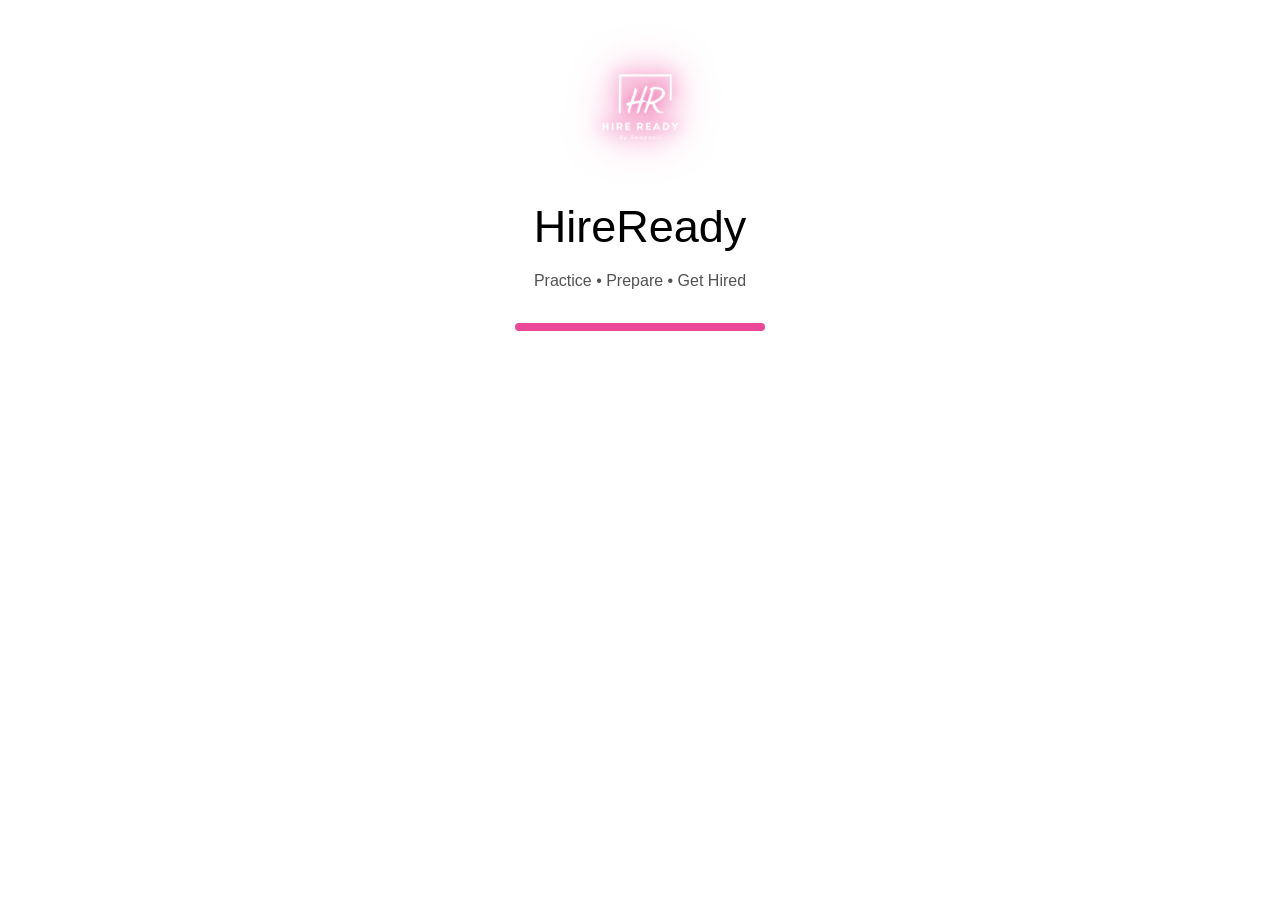
<file: index.html>
<!doctype html>
<html lang="en">
  <head>
    <meta charset="UTF-8" />
    <meta name="viewport" content="width=device-width, initial-scale=1.0" />
    <title>HireReady</title>

    <!-- Bootstrap -->
    <link
      href="https://cdn.jsdelivr.net/npm/bootstrap@5.3.7/dist/css/bootstrap.min.css"
      rel="stylesheet"
    />

    <!-- Bootstrap Icons -->
    <link
      rel="stylesheet"
      href="https://cdn.jsdelivr.net/npm/bootstrap-icons@1.13.1/font/bootstrap-icons.min.css"
    />

    <!-- CSS -->
    <link rel="stylesheet" href="CSS/style.css" />
  </head>

  <body>
    <div class="splash">
      <img src="ASSETS/logo.png" alt="HireReady Logo" />

      <h1>HireReady</h1>

      <p>Practice • Prepare • Get Hired</p>

      <div class="loader"></div>
    </div>

    <script src="JS/splash.js"></script>
    <script src="JS/theme.js"></script>
  </body>
</html>
</file>
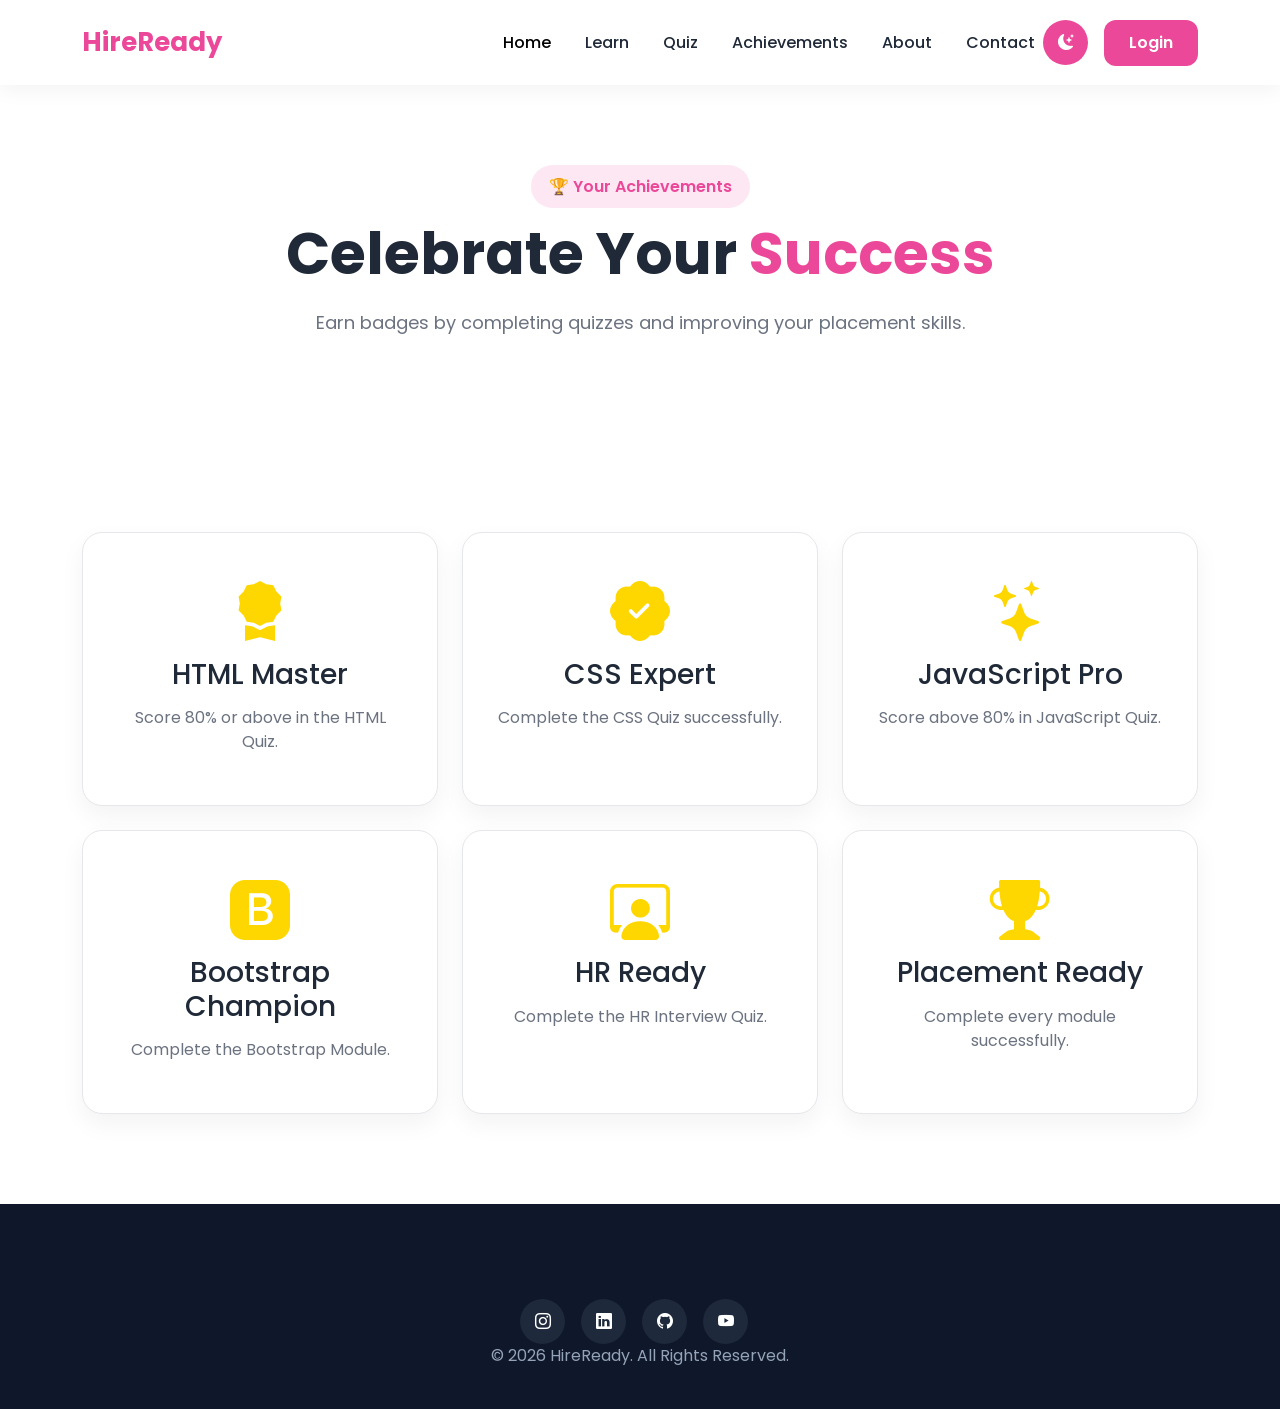
<file: HTML/achievement.html>
<!DOCTYPE html>
<html lang="en">

<head>

    <meta charset="UTF-8">

    <meta name="viewport" content="width=device-width, initial-scale=1.0">

    <title>HireReady | Achievements</title>

    <!-- Bootstrap CSS -->

    <link href="https://cdn.jsdelivr.net/npm/bootstrap@5.3.7/dist/css/bootstrap.min.css" rel="stylesheet">

    <!-- Bootstrap Icons -->

    <link rel="stylesheet" href="https://cdn.jsdelivr.net/npm/bootstrap-icons@1.13.1/font/bootstrap-icons.min.css">

    <!-- Google Font -->

    <link href="https://fonts.googleapis.com/css2?family=Poppins:wght@300;400;500;600;700&display=swap" rel="stylesheet">

    <!-- CSS -->

    <link rel="stylesheet" href="../CSS/style.css">

    <link rel="stylesheet" href="../CSS/achievement.css">

</head>

<body>

    <!-- Copy Navbar from Home -->

     <!-- =================== NAVBAR =================== -->


    <nav class="navbar navbar-expand-lg">
      <div class="container">
        <!-- Logo -->

        <a class="navbar-brand" href="home.html">

          <span>HireReady</span>
        </a>

        <!-- Mobile Toggle -->

        <button
          class="navbar-toggler"
          type="button"
          data-bs-toggle="collapse"
          data-bs-target="#navbarMenu"
        >
          <span class="navbar-toggler-icon"></span>
        </button>

        <!-- Menu -->

        <div class="collapse navbar-collapse" id="navbarMenu">
          <ul class="navbar-nav ms-auto align-items-lg-center">
            <li class="nav-item">
              <a class="nav-link active" href="home.html">Home</a>
            </li>

            <li class="nav-item">
              <a class="nav-link" href="learn.html">Learn</a>
            </li>

            <li class="nav-item">
              <a class="nav-link" href="quiz.html">Quiz</a>
            </li>

            <li class="nav-item">
              <a class="nav-link" href="achievement.html">Achievements</a>
            </li>

            <li class="nav-item">
              <a class="nav-link" href="about.html">About</a>
            </li>

            <li class="nav-item">
              <a class="nav-link" href="contact.html">Contact</a>
            </li>
          </ul>

          <!-- Theme Button -->

        <button class="btn btn-theme" id="themeBtn">
    <i class="bi bi-moon-stars-fill"></i>
</button>

          <!-- Login Button -->

          <a href="login.html" class="btn btn-main ms-lg-3"> Login </a>
        </div>
      </div>
    </nav>



    <!-- =================== ACHIEVEMENT HERO =================== -->

    <section class="achievement-hero">

    <div class="container text-center">

        <span class="hero-badge">

            🏆 Your Achievements

        </span>

        <h1>

            Celebrate Your <span>Success</span>

        </h1>

        <p>

            Earn badges by completing quizzes and improving your placement skills.

        </p>

    </div>

</section>



    <!-- =================== BADGES =================== -->

    <section class="badges">

    <div class="container">

        <div class="row g-4">

            <div class="col-lg-4 col-md-6">

                <div class="badge-card">

                    <i class="bi bi-award-fill"></i>

                    <h3>HTML Master</h3>

                    <p>Score 80% or above in the HTML Quiz.</p>

                </div>

            </div>

            <div class="col-lg-4 col-md-6">

                <div class="badge-card">

                    <i class="bi bi-patch-check-fill"></i>

                    <h3>CSS Expert</h3>

                    <p>Complete the CSS Quiz successfully.</p>

                </div>

            </div>

            <div class="col-lg-4 col-md-6">

                <div class="badge-card">

                    <i class="bi bi-stars"></i>

                    <h3>JavaScript Pro</h3>

                    <p>Score above 80% in JavaScript Quiz.</p>

                </div>

            </div>

            <div class="col-lg-4 col-md-6">

                <div class="badge-card">

                    <i class="bi bi-bootstrap-fill"></i>

                    <h3>Bootstrap Champion</h3>

                    <p>Complete the Bootstrap Module.</p>

                </div>

            </div>

            <div class="col-lg-4 col-md-6">

                <div class="badge-card">

                    <i class="bi bi-person-workspace"></i>

                    <h3>HR Ready</h3>

                    <p>Complete the HR Interview Quiz.</p>

                </div>

            </div>

            <div class="col-lg-4 col-md-6">

                <div class="badge-card">

                    <i class="bi bi-trophy-fill"></i>

                    <h3>Placement Ready</h3>

                    <p>Complete every module successfully.</p>

                </div>

            </div>

        </div>

    </div>

</section>



    <!-- Copy Footer from Home -->
 <!-- =================== FOOTER =================== -->


    <footer class="footer">

    <div class="container text-center">

        <div class="social-icons">

            <a href="#"><i class="bi bi-instagram"></i></a>

            <a href="#"><i class="bi bi-linkedin"></i></a>

            <a href="#"><i class="bi bi-github"></i></a>

            <a href="#"><i class="bi bi-youtube"></i></a>

        </div>

        <p class="copyright">

            © 2026 HireReady. All Rights Reserved.

        </p>

    </div>

</footer>

    <script src="https://cdn.jsdelivr.net/npm/bootstrap@5.3.7/dist/js/bootstrap.bundle.min.js"></script>

    <script src="../JS/achievement.js"></script>
    <script src="../JS/theme.js"></script>

</body>

</html>
</file>
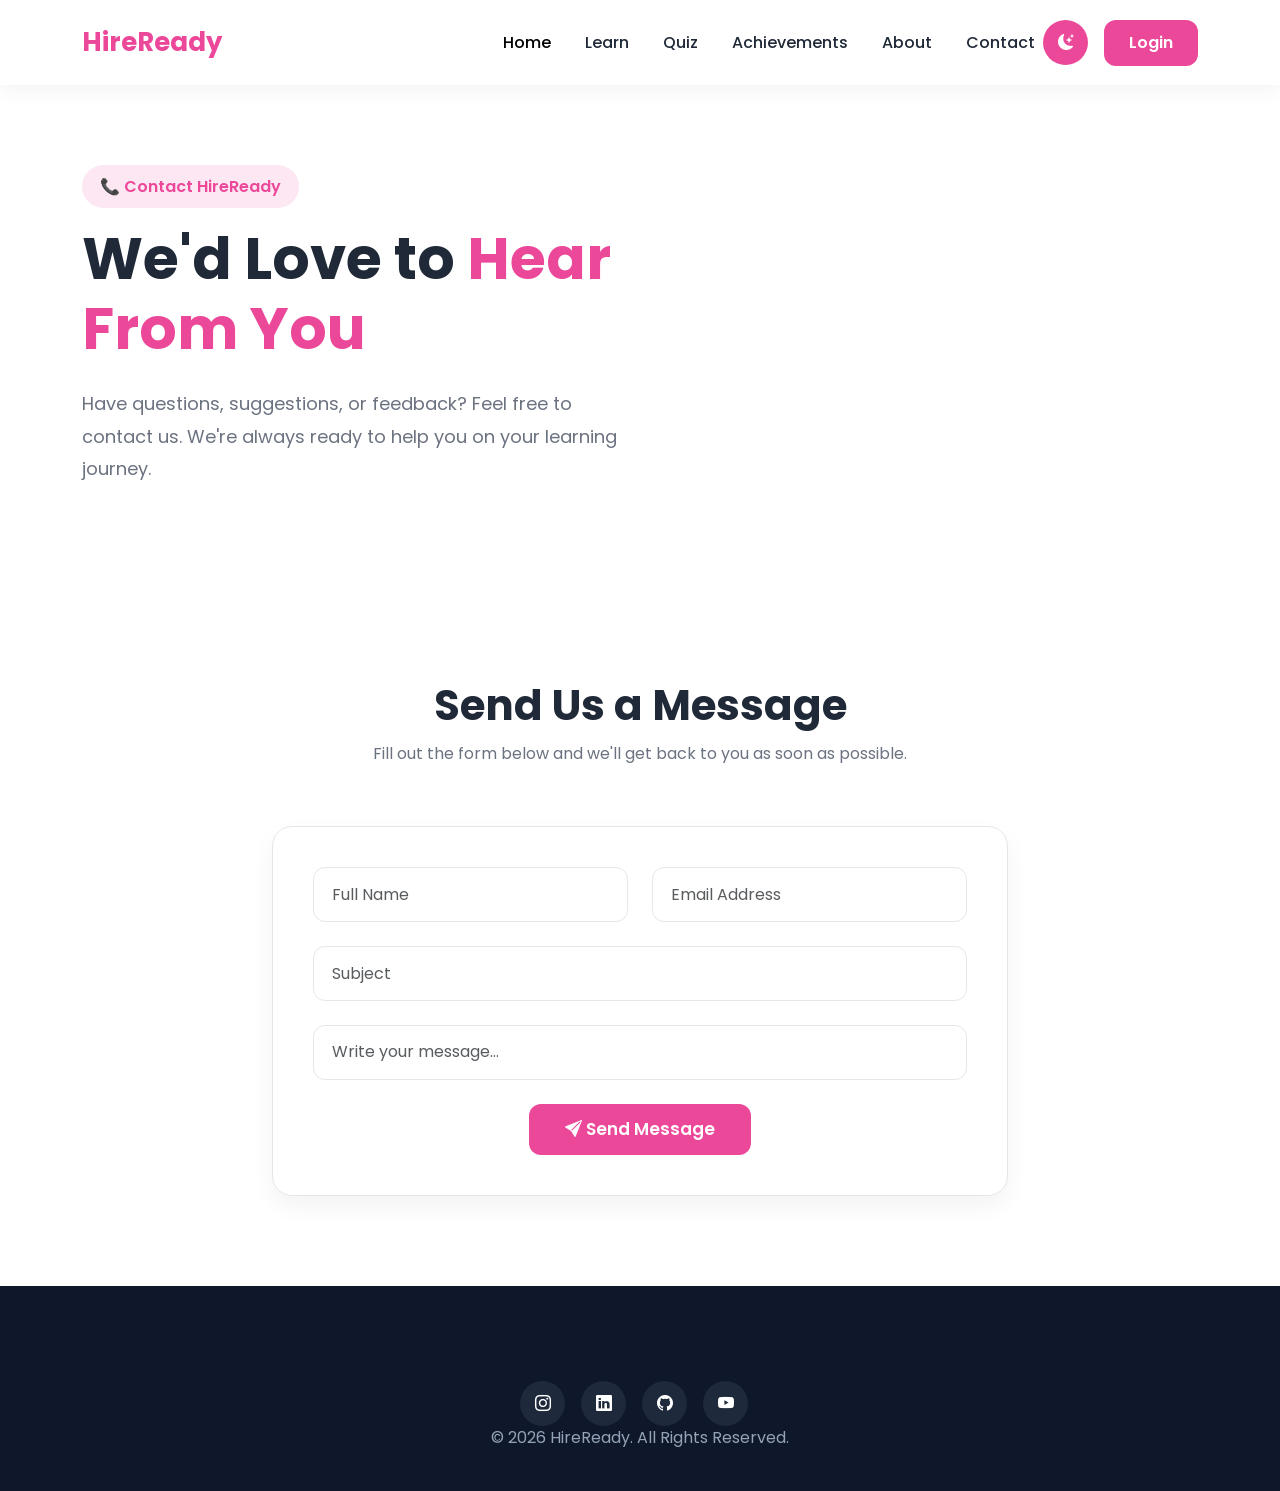
<file: HTML/contact.html>
<!doctype html>
<html lang="en">
  <head>
    <meta charset="UTF-8" />

    <meta name="viewport" content="width=device-width, initial-scale=1.0" />

    <title>HireReady | Contact</title>

    <!-- Bootstrap CSS -->

    <link
      href="https://cdn.jsdelivr.net/npm/bootstrap@5.3.7/dist/css/bootstrap.min.css"
      rel="stylesheet"
    />

    <!-- Bootstrap Icons -->

    <link
      rel="stylesheet"
      href="https://cdn.jsdelivr.net/npm/bootstrap-icons@1.13.1/font/bootstrap-icons.min.css"
    />

    <!-- Google Font -->

    <link
      href="https://fonts.googleapis.com/css2?family=Poppins:wght@300;400;500;600;700&display=swap"
      rel="stylesheet"
    />

    <!-- CSS -->

    <link rel="stylesheet" href="../CSS/style.css" />

    <link rel="stylesheet" href="../CSS/contact.css" />
  </head>

  <body>
    <!-- =================== NAVBAR =================== -->

    <!-- =================== NAVBAR =================== -->

    <nav class="navbar navbar-expand-lg">
      <div class="container">
        <!-- Logo -->

        <a class="navbar-brand" href="home.html">

          <span>HireReady</span>
        </a>

        <!-- Mobile Toggle -->

        <button
          class="navbar-toggler"
          type="button"
          data-bs-toggle="collapse"
          data-bs-target="#navbarMenu"
        >
          <span class="navbar-toggler-icon"></span>
        </button>

        <!-- Menu -->

        <div class="collapse navbar-collapse" id="navbarMenu">
          <ul class="navbar-nav ms-auto align-items-lg-center">
            <li class="nav-item">
              <a class="nav-link active" href="home.html">Home</a>
            </li>

            <li class="nav-item">
              <a class="nav-link" href="learn.html">Learn</a>
            </li>

            <li class="nav-item">
              <a class="nav-link" href="quiz.html">Quiz</a>
            </li>

            <li class="nav-item">
              <a class="nav-link" href="achievement.html">Achievements</a>
            </li>

            <li class="nav-item">
              <a class="nav-link" href="about.html">About</a>
            </li>

            <li class="nav-item">
              <a class="nav-link" href="contact.html">Contact</a>
            </li>
          </ul>

          <!-- Theme Button -->

          <button class="btn btn-theme" id="themeBtn">
            <i class="bi bi-moon-stars-fill"></i>
          </button>

          <!-- Login Button -->

          <a href="login.html" class="btn btn-main ms-lg-3"> Login </a>
        </div>
      </div>
    </nav>

    <!-- =================== CONTACT HERO =================== -->
    <!-- =================== CONTACT HERO =================== -->

    <section class="contact-hero">
      <div class="container">
        <div class="row align-items-center">
          <div class="col-lg-6">
            <span class="hero-badge"> 📞 Contact HireReady </span>

            <h1>We'd Love to <span>Hear From You</span></h1>

            <p>
              Have questions, suggestions, or feedback? Feel free to contact us.
              We're always ready to help you on your learning journey.
            </p>
          </div>

          <!-- <div class="col-lg-6 text-center">
            <img
              src="../ASSETS/contact.png"
              alt="Contact"
              class="img-fluid contact-image"
            />
          </div> -->
        </div>
      </div>
    </section>

    <!-- =================== CONTACT INFORMATION =================== -->



    <!-- =================== CONTACT INFO =================== -->

    <!-- =================== CONTACT FORM =================== -->

    <section class="contact-form-section">
      <div class="container">
        <div class="section-title text-center">
          <h2>Send Us a Message</h2>

          <p>
            Fill out the form below and we'll get back to you as soon as
            possible.
          </p>
        </div>

        <div class="row justify-content-center">
          <div class="col-lg-8">
            <form class="contact-form">
              <div class="row">
                <div class="col-md-6 mb-4">
                  <input
                    type="text"
                    id="name"
                    class="form-control"
                    placeholder="Full Name"
                    required
                  />
                </div>

                <div class="col-md-6 mb-4">
                  <input
                    type="email"
                    id="email"
                    class="form-control"
                    placeholder="Email Address"
                    required
                  />
                </div>
              </div>

              <div class="mb-4">
                <input
                  type="text"
                  id="subject"
                  class="form-control"
                  placeholder="Subject"
                  required
                />
              </div>

              <div class="mb-4">
                <textarea
                  class="form-control"
                  id="message"
                  rows="6"
                  placeholder="Write your message..."
                  required
                ></textarea>
              </div>

              <div class="text-center">
                <button type="submit" class="btn btn-main">
                  <i class="bi bi-send-fill"></i>

                  Send Message
                </button>
              </div>
            </form>
          </div>
        </div>
      </div>
    </section>

    <!-- =================== CONTACT FORM =================== -->
    <!-- =================== FAQ =================== -->


    <!-- =================== FOOTER =================== -->

<footer class="footer">

    <div class="container text-center">

        <div class="social-icons">

            <a href="#"><i class="bi bi-instagram"></i></a>

            <a href="#"><i class="bi bi-linkedin"></i></a>

            <a href="#"><i class="bi bi-github"></i></a>

            <a href="#"><i class="bi bi-youtube"></i></a>

        </div>

        <p class="copyright">

            © 2026 HireReady. All Rights Reserved.

        </p>

    </div>

</footer>

    <!-- Bootstrap JS -->

    <script src="https://cdn.jsdelivr.net/npm/bootstrap@5.3.7/dist/js/bootstrap.bundle.min.js"></script>

    <!-- JS -->

    <script src="../JS/contact.js"></script>
    <script src="../JS/theme.js"></script>
    <script src="../JS/contact.js"></script>
  </body>
</html>
</file>
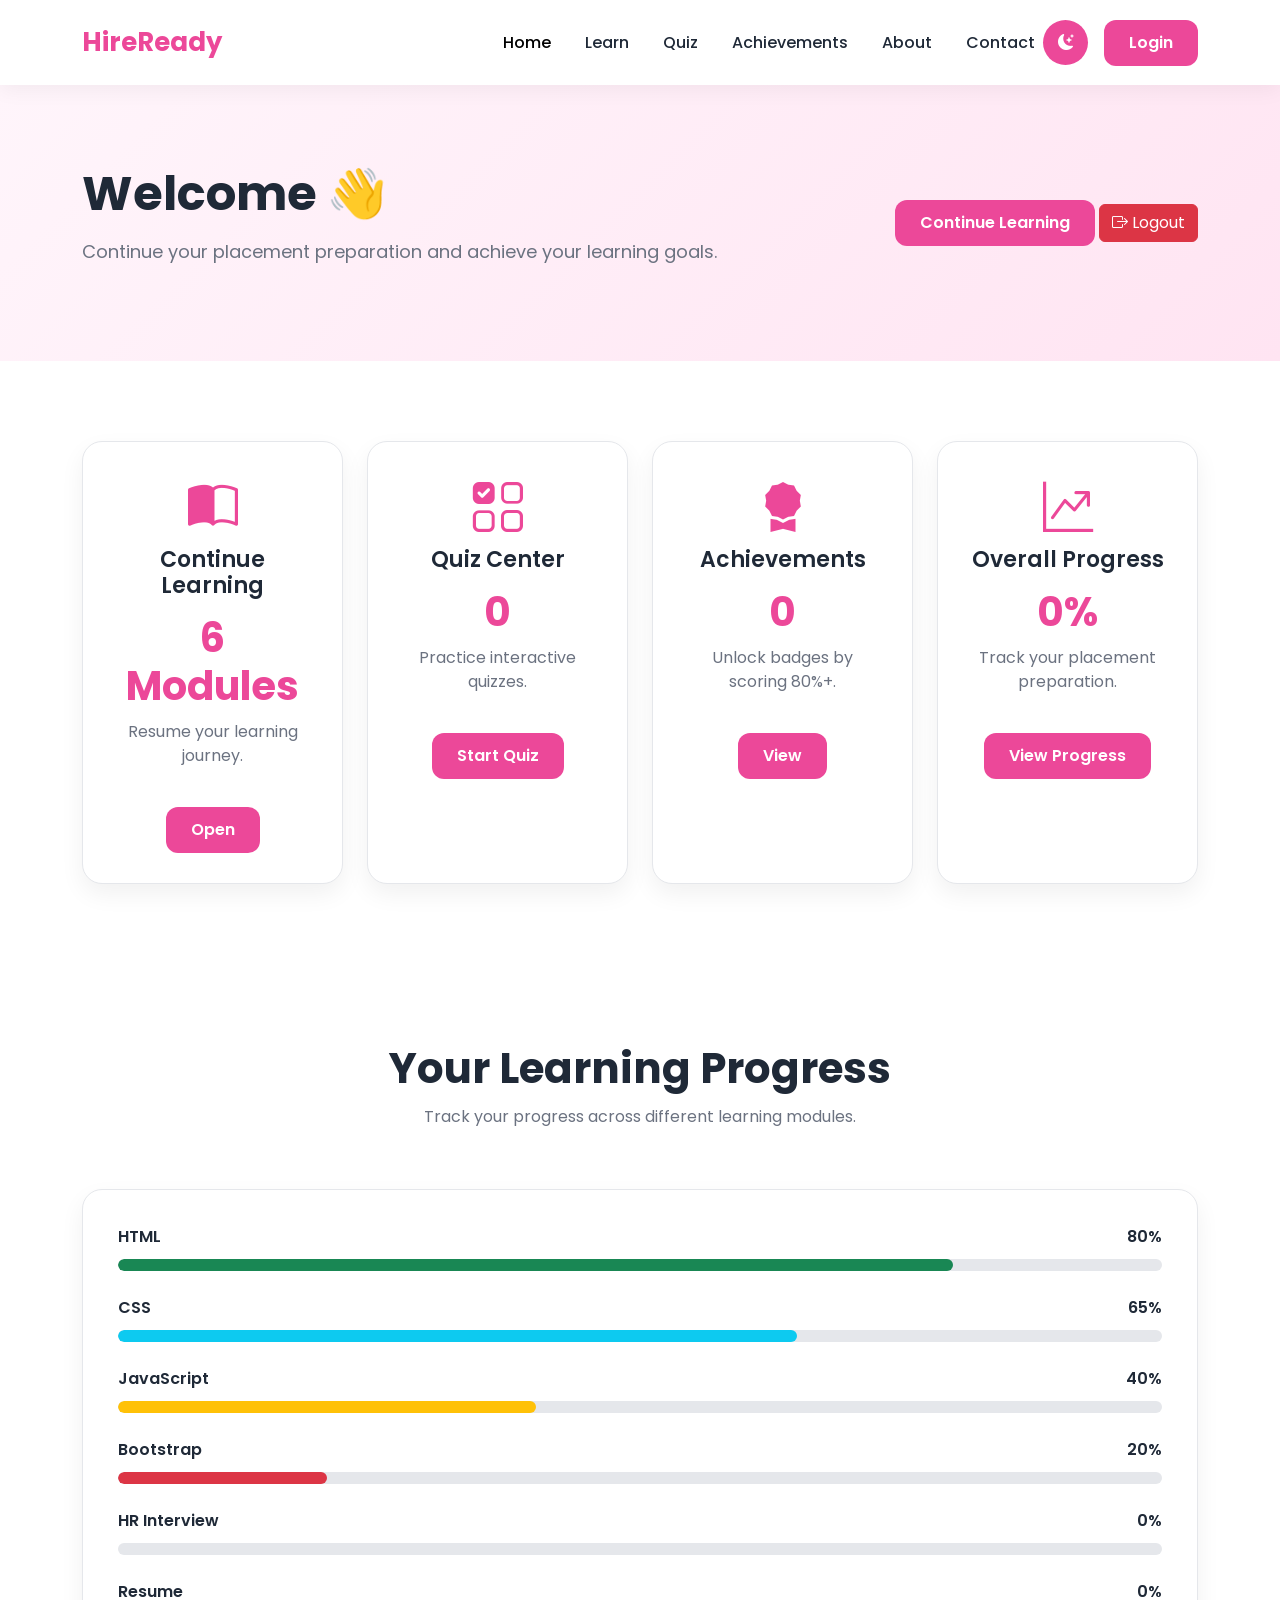
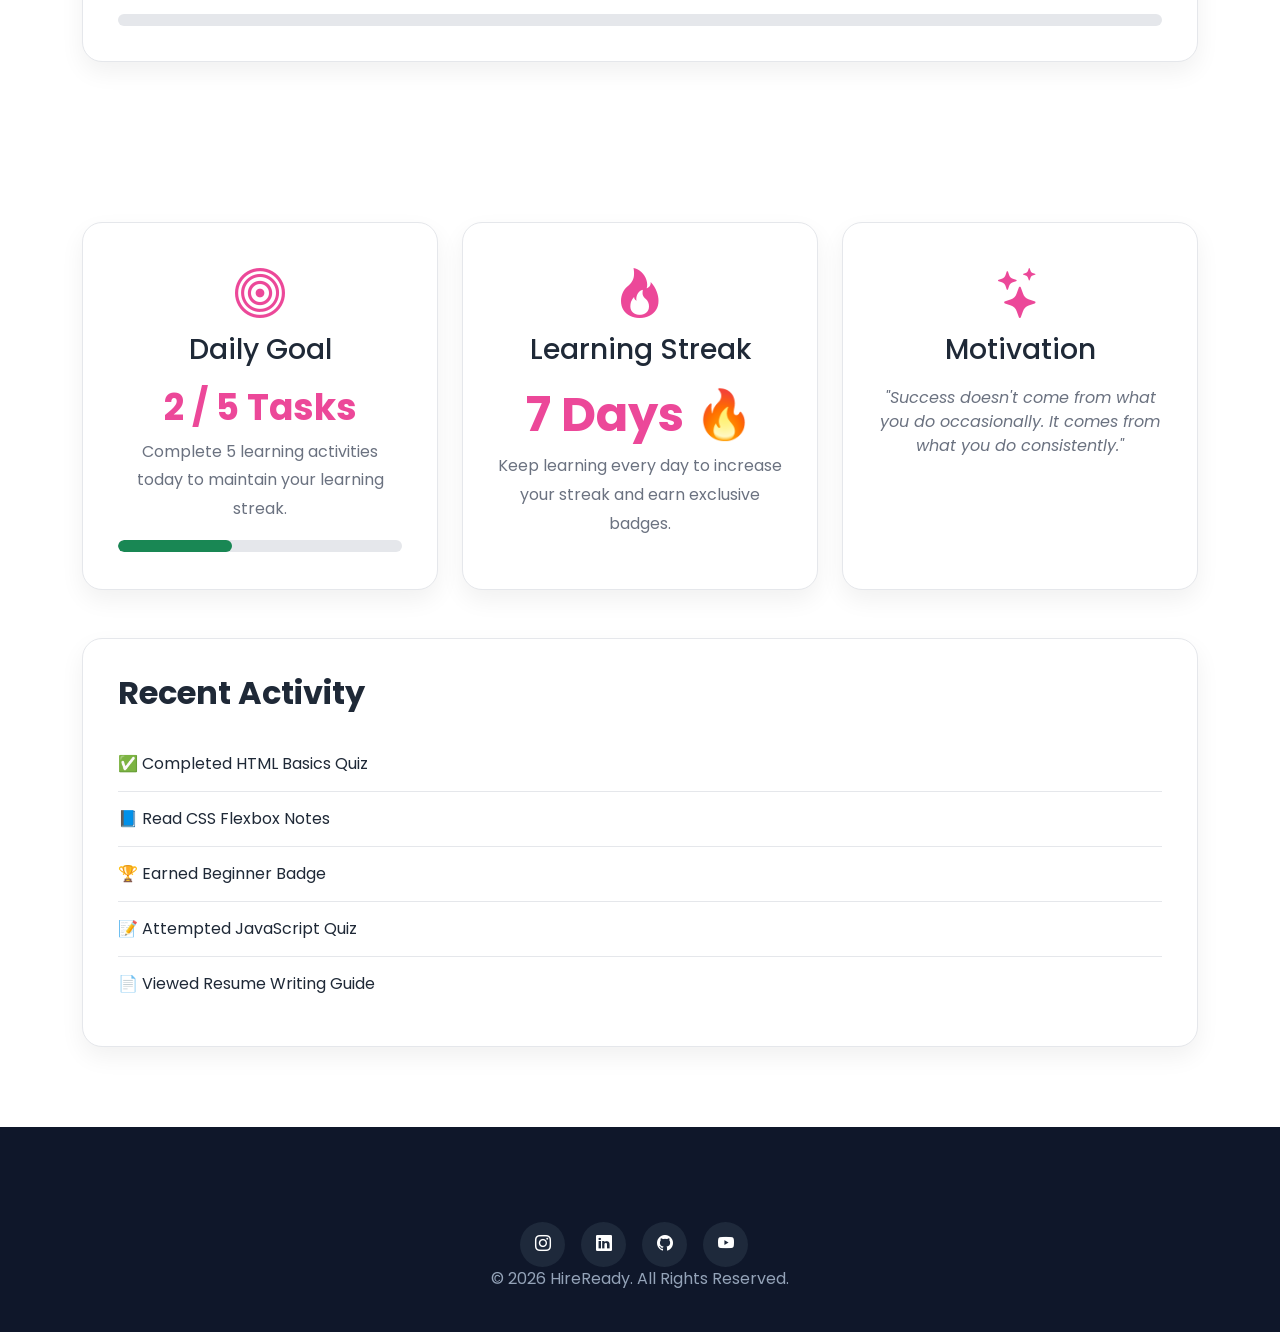
<file: HTML/dashboard.html>
<!DOCTYPE html>
<html lang="en">

<head>

<meta charset="UTF-8">

<meta name="viewport"
content="width=device-width, initial-scale=1.0">

<title>HireReady | Dashboard</title>

<!-- Bootstrap -->

<link href="https://cdn.jsdelivr.net/npm/bootstrap@5.3.7/dist/css/bootstrap.min.css"
rel="stylesheet">

<!-- Bootstrap Icons -->

<link rel="stylesheet"
href="https://cdn.jsdelivr.net/npm/bootstrap-icons@1.13.1/font/bootstrap-icons.min.css">

<!-- Google Font -->

<link href="https://fonts.googleapis.com/css2?family=Poppins:wght@300;400;500;600;700&display=swap"
rel="stylesheet">

<!-- Global CSS -->

<link rel="stylesheet"
href="../CSS/style.css">

<!-- Dashboard CSS -->

<link rel="stylesheet"
href="../CSS/dashboard.css">

</head>

<body>

<!-- Navbar -->

    <nav class="navbar navbar-expand-lg">
      <div class="container">
        <!-- Logo -->

        <a class="navbar-brand" href="home.html">

          <span>HireReady</span>
        </a>

        <!-- Mobile Toggle -->

        <button
          class="navbar-toggler"
          type="button"
          data-bs-toggle="collapse"
          data-bs-target="#navbarMenu"
        >
          <span class="navbar-toggler-icon"></span>
        </button>

        <!-- Menu -->

        <div class="collapse navbar-collapse" id="navbarMenu">
          <ul class="navbar-nav ms-auto align-items-lg-center">
            <li class="nav-item">
              <a class="nav-link active" href="home.html">Home</a>
            </li>

            <li class="nav-item">
              <a class="nav-link" href="learn.html">Learn</a>
            </li>

            <li class="nav-item">
              <a class="nav-link" href="quiz.html">Quiz</a>
            </li>

            <li class="nav-item">
              <a class="nav-link" href="achievement.html">Achievements</a>
            </li>

            <li class="nav-item">
              <a class="nav-link" href="about.html">About</a>
            </li>

            <li class="nav-item">
              <a class="nav-link" href="contact.html">Contact</a>
            </li>
          </ul>

          <!-- Theme Button -->

         <button class="btn btn-theme" id="themeBtn">
    <i class="bi bi-moon-stars-fill"></i>
</button>

          <!-- Login Button -->

          <a href="login.html" class="btn btn-main ms-lg-3"> Login </a>
          
        </div>
      </div>
    </nav>

<!-- Dashboard starts here -->
 <!-- =================== DASHBOARD HEADER =================== -->

<section class="dashboard-header">

    <div class="container">

        <div class="row align-items-center">

            <div class="col-lg-8">

                <h1 id="welcomeUser">

                    Welcome 👋

                </h1>

                <p>

                    Continue your placement preparation and achieve your learning goals.

                </p>

            </div>

            <div class="col-lg-4 text-lg-end">

                <a href="learn.html" class="btn btn-main">

                    Continue Learning

                </a>

                <a href="#" class="btn btn-danger" id="logoutBtn">
    <i class="bi bi-box-arrow-right"></i> Logout
</a>

            </div>

        </div>

    </div>

</section>

<!-- =================== DASHBOARD OVERVIEW =================== -->

<section class="dashboard-overview">

    <div class="container">

        <div class="row g-4">

            <!-- Continue Learning -->

            <div class="col-lg-3 col-md-6">

                <div class="dashboard-card">

                    <i class="bi bi-book-half"></i>

                    <h4>Continue Learning</h4>

                    <h2>6 Modules</h2>

                    <p>Resume your learning journey.</p>

                    <a href="learn.html" class="btn btn-main mt-3">

                        Open

                    </a>

                </div>

            </div>

            <!-- Quiz -->

            <div class="col-lg-3 col-md-6">

                <div class="dashboard-card">

                    <i class="bi bi-ui-checks-grid"></i>

                    <h4>Quiz Center</h4>

                    <h2 id="completedQuizzes">0</h2>

                    <p>Practice interactive quizzes.</p>

                    <a href="quiz.html" class="btn btn-main mt-3">

                        Start Quiz

                    </a>

                </div>

            </div>

            <!-- Achievements -->

            <div class="col-lg-3 col-md-6">

                <div class="dashboard-card">

                    <i class="bi bi-award-fill"></i>

                    <h4>Achievements</h4>

                    <h2 id="earnedBadges">0</h2>

                    <p>Unlock badges by scoring 80%+.</p>

                    <a href="achievement.html" class="btn btn-main mt-3">

                        View

                    </a>

                </div>

            </div>

            <!-- Progress -->

            <div class="col-lg-3 col-md-6">

                <div class="dashboard-card">

                    <i class="bi bi-graph-up-arrow"></i>

                    <h4>Overall Progress</h4>

                    <h2 id="learningProgress">0%</h2>

                    <p>Track your placement preparation.</p>

                    <a href="#" class="btn btn-main mt-3">

                        View Progress

                    </a>

                </div>

            </div>

        </div>

    </div>

</section>
<!-- =================== LEARNING PROGRESS =================== -->

<section class="learning-progress">

    <div class="container">

        <div class="section-title text-center">

            <h2>Your Learning Progress</h2>

            <p>Track your progress across different learning modules.</p>

        </div>

        <div class="progress-card">

            <!-- HTML -->

            <div class="progress-item">

                <div class="d-flex justify-content-between">

                    <span>HTML</span>

                    <span>80%</span>

                </div>

                <div class="progress">

                    <div class="progress-bar bg-success" style="width:80%"></div>

                </div>

            </div>

            <!-- CSS -->

            <div class="progress-item">

                <div class="d-flex justify-content-between">

                    <span>CSS</span>

                    <span>65%</span>

                </div>

                <div class="progress">

                    <div class="progress-bar bg-info" style="width:65%"></div>

                </div>

            </div>

            <!-- JavaScript -->

            <div class="progress-item">

                <div class="d-flex justify-content-between">

                    <span>JavaScript</span>

                    <span>40%</span>

                </div>

                <div class="progress">

                    <div class="progress-bar bg-warning" style="width:40%"></div>

                </div>

            </div>

            <!-- Bootstrap -->

            <div class="progress-item">

                <div class="d-flex justify-content-between">

                    <span>Bootstrap</span>

                    <span>20%</span>

                </div>

                <div class="progress">

                    <div class="progress-bar bg-danger" style="width:20%"></div>

                </div>

            </div>

            <!-- HR -->

            <div class="progress-item">

                <div class="d-flex justify-content-between">

                    <span>HR Interview</span>

                    <span>0%</span>

                </div>

                <div class="progress">

                    <div class="progress-bar bg-secondary" style="width:0%"></div>

                </div>

            </div>

            <!-- Resume -->

            <div class="progress-item">

                <div class="d-flex justify-content-between">

                    <span>Resume</span>

                    <span>0%</span>

                </div>

                <div class="progress">

                    <div class="progress-bar bg-dark" style="width:0%"></div>

                </div>

            </div>

        </div>

    </div>

</section>
<!-- =================== DAILY GOAL & RECENT ACTIVITY =================== -->

<section class="dashboard-extra">

    <div class="container">

        <div class="row g-4">

            <!-- Daily Goal -->

            <div class="col-lg-4">

                <div class="extra-card">

                    <i class="bi bi-bullseye"></i>

                    <h3>Daily Goal</h3>

                    <h2>2 / 5 Tasks</h2>

                    <p>
                        Complete 5 learning activities today to maintain your
                        learning streak.
                    </p>

                    <div class="progress mt-3">

                        <div class="progress-bar bg-success" style="width:40%"></div>

                    </div>

                </div>

            </div>

            <!-- Learning Streak -->

            <div class="col-lg-4">

                <div class="extra-card">

                    <i class="bi bi-fire"></i>

                    <h3>Learning Streak</h3>

                    <h1>7 Days 🔥</h1>

                    <p>
                        Keep learning every day to increase your streak and earn
                        exclusive badges.
                    </p>

                </div>

            </div>

            <!-- Motivation -->

            <div class="col-lg-4">

                <div class="extra-card">

                    <i class="bi bi-stars"></i>

                    <h3>Motivation</h3>

                    <blockquote>

                        "Success doesn't come from what you do occasionally.
                        It comes from what you do consistently."

                    </blockquote>

                </div>

            </div>

        </div>

        <!-- Recent Activity -->

        <div class="recent-activity mt-5">

            <h2 class="mb-4">

                Recent Activity

            </h2>

            <ul>

                <li>✅ Completed HTML Basics Quiz</li>

                <li>📘 Read CSS Flexbox Notes</li>

                <li>🏆 Earned Beginner Badge</li>

                <li>📝 Attempted JavaScript Quiz</li>

                <li>📄 Viewed Resume Writing Guide</li>

            </ul>

        </div>

    </div>

</section>

<footer class="footer">

    <div class="container text-center">

        <div class="social-icons">

            <a href="#"><i class="bi bi-instagram"></i></a>

            <a href="#"><i class="bi bi-linkedin"></i></a>

            <a href="#"><i class="bi bi-github"></i></a>

            <a href="#"><i class="bi bi-youtube"></i></a>

        </div>

        <p class="copyright">

            © 2026 HireReady. All Rights Reserved.

        </p>

    </div>

</footer>

<script src="../JS/dashboard.js"></script>
<script src="../JS/theme.js"></script>

</body>

</html>
</file>
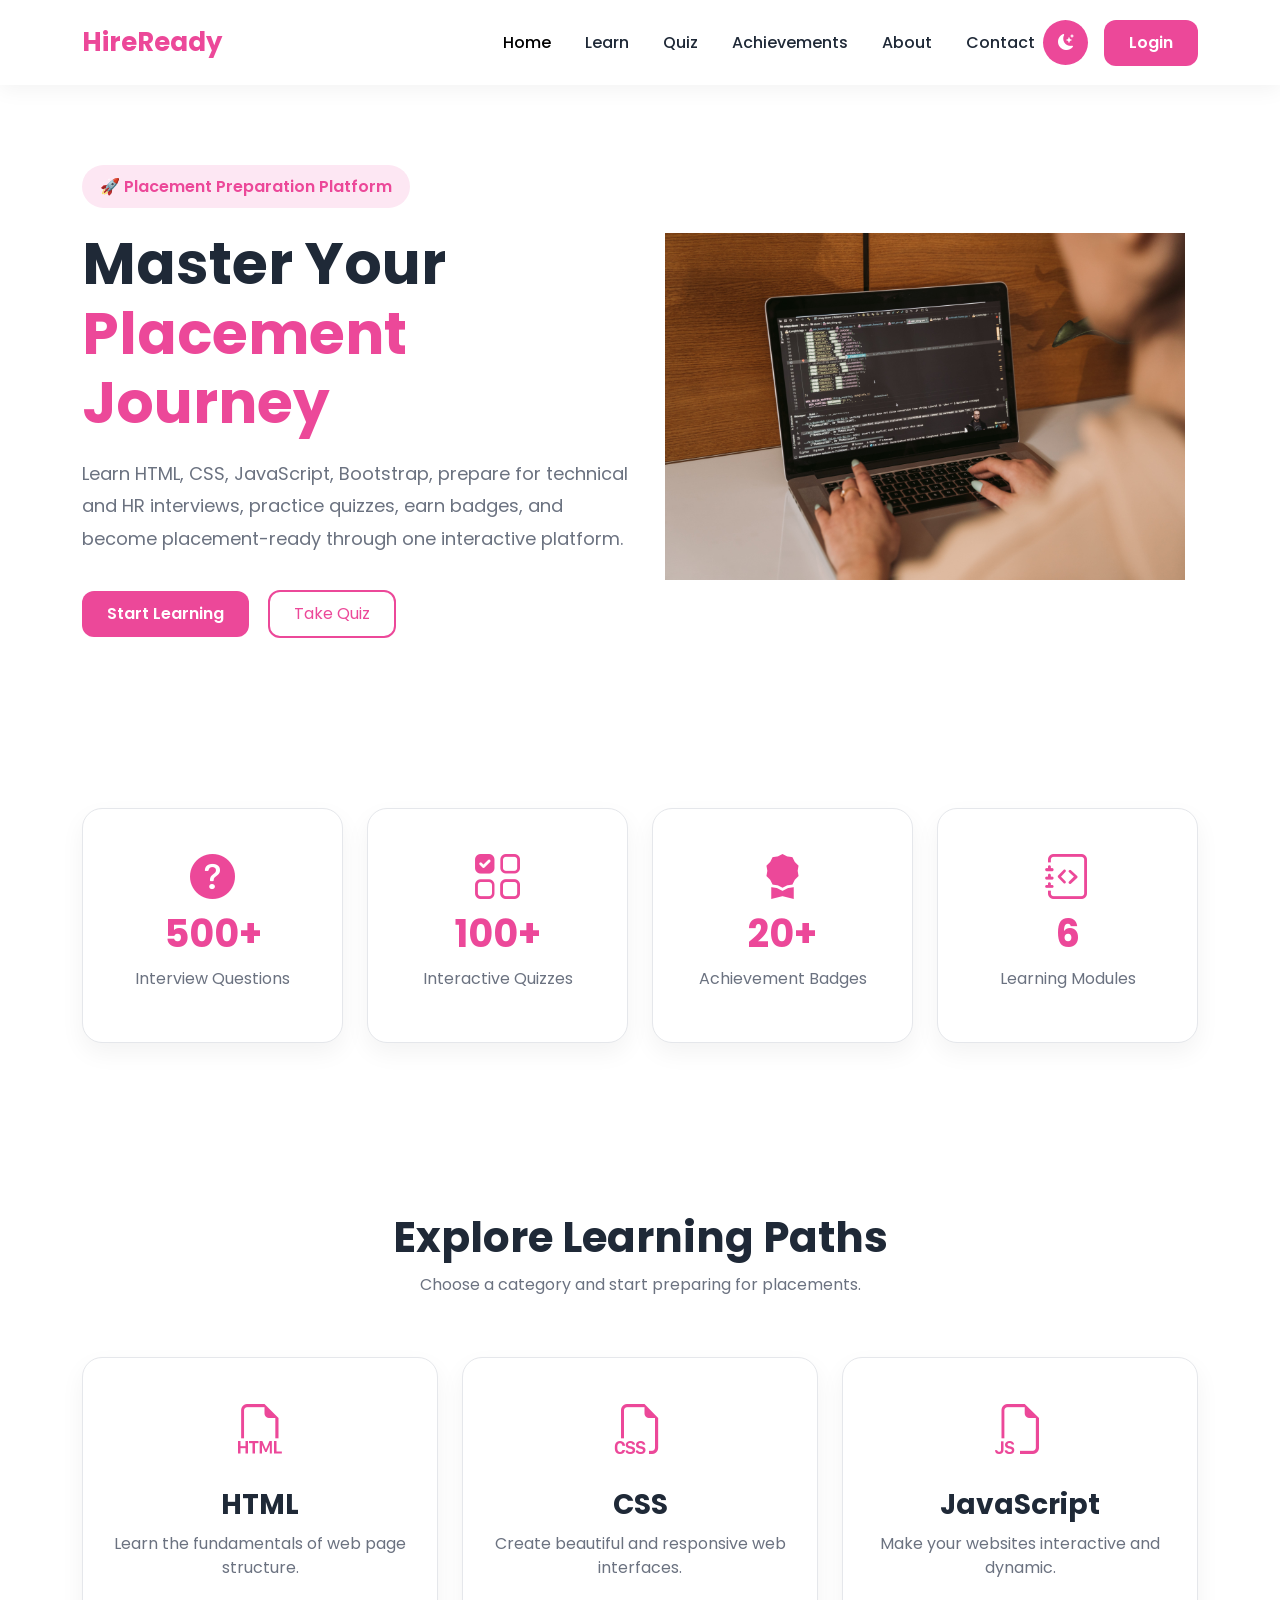
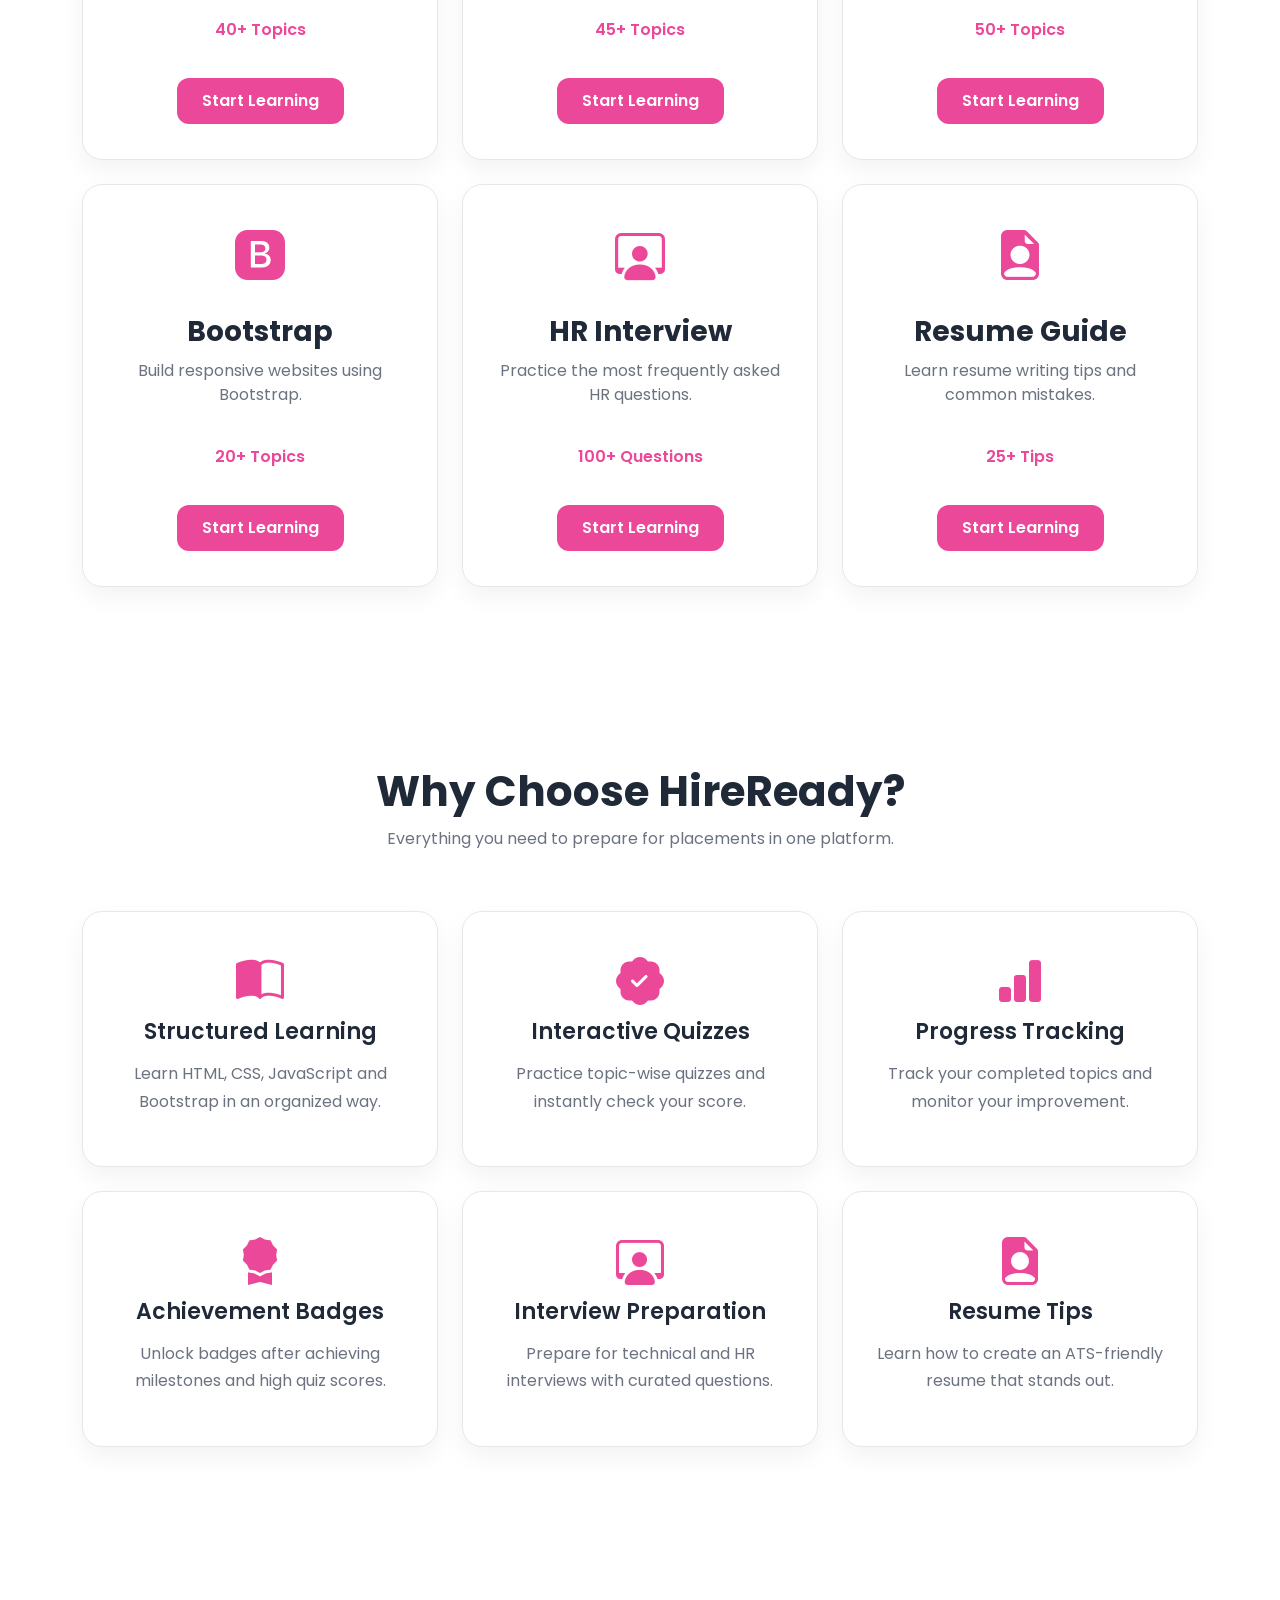
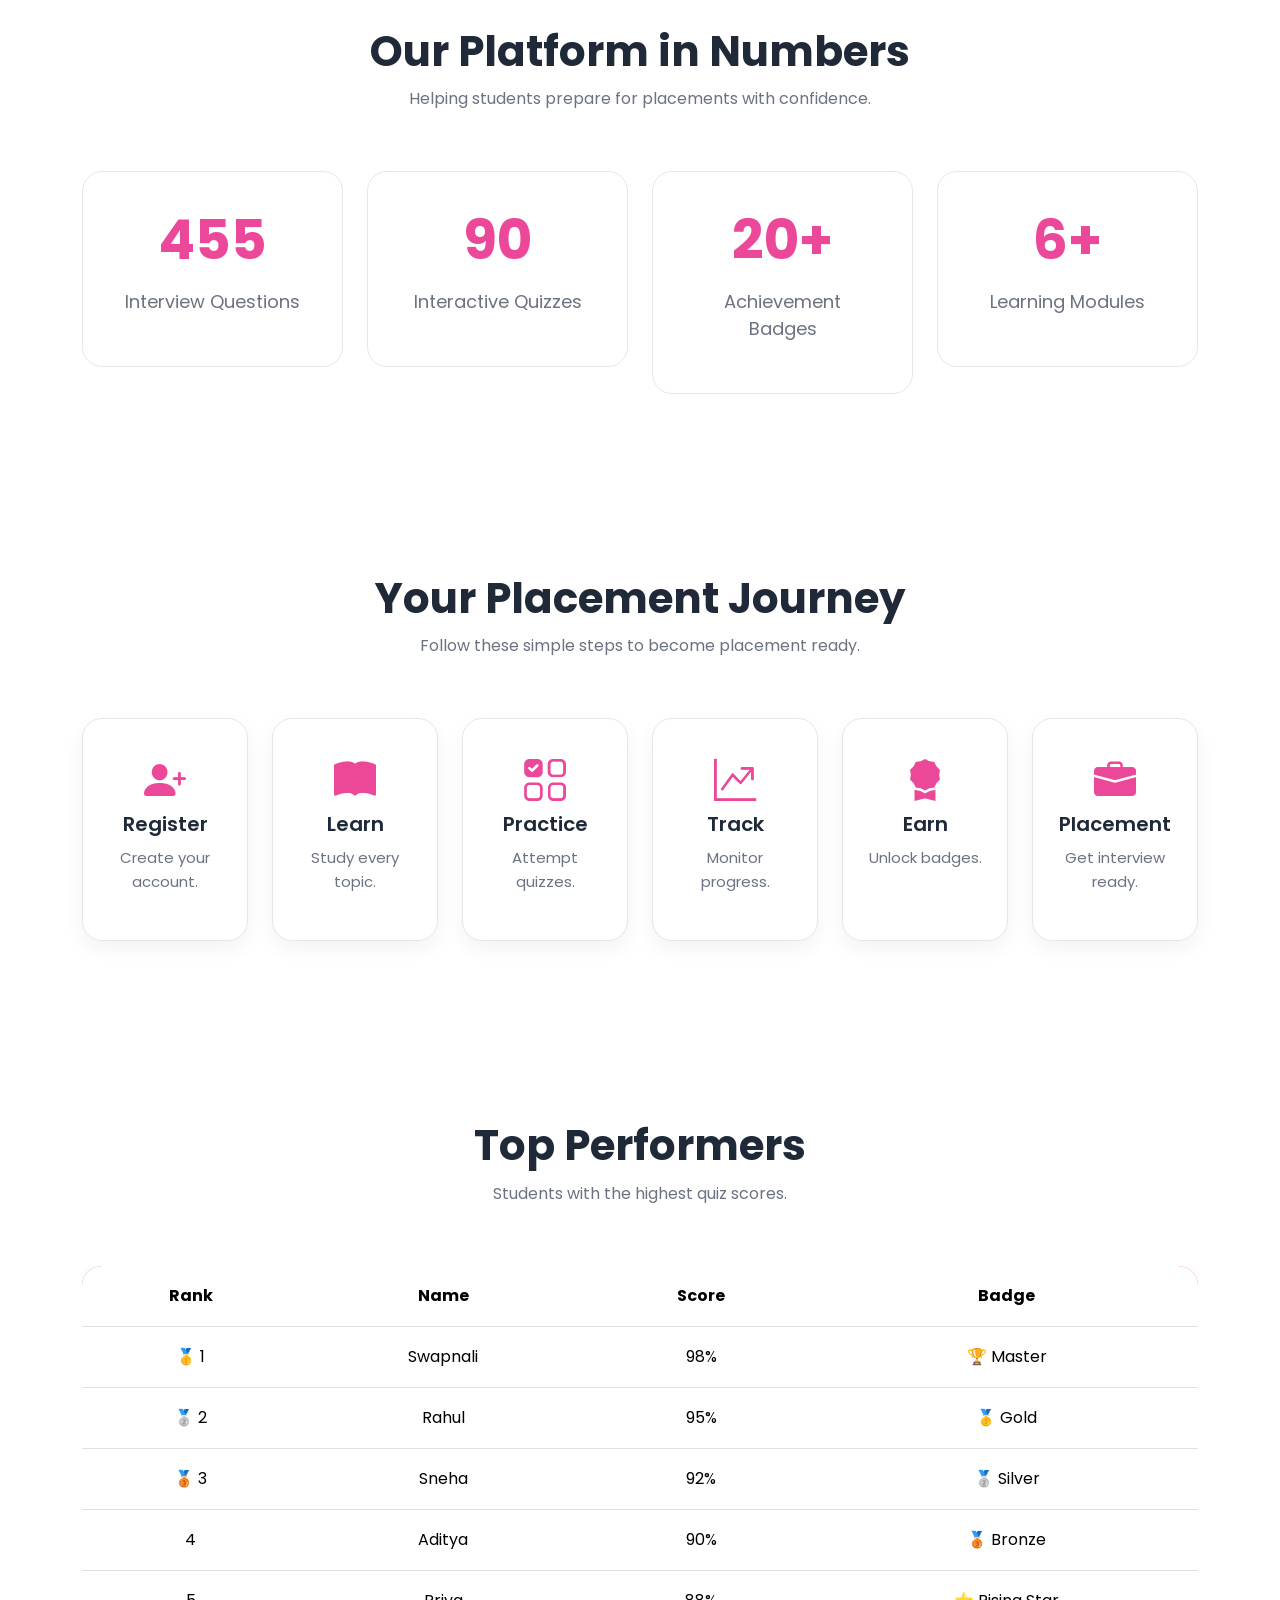
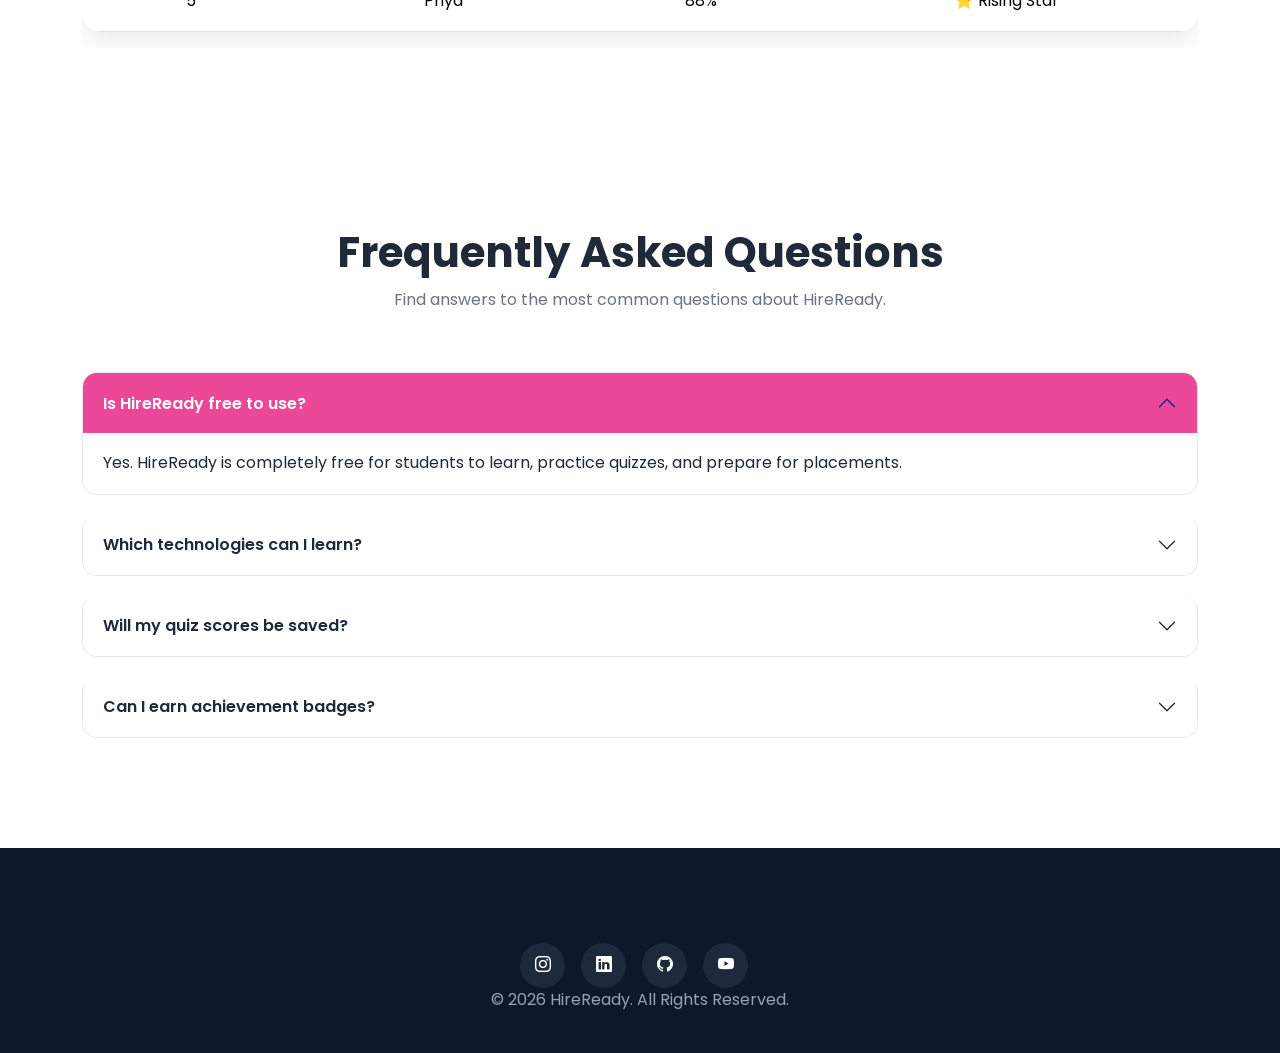
<file: HTML/home.html>
<!doctype html>
<html lang="en">
  <head>
    <meta charset="UTF-8" />
    <meta name="viewport" content="width=device-width, initial-scale=1.0" />

    <title>HireReady | Home</title>

    <!-- Bootstrap CSS -->
    <link
      href="https://cdn.jsdelivr.net/npm/bootstrap@5.3.7/dist/css/bootstrap.min.css"
      rel="stylesheet"
    />

    <!-- Bootstrap Icons -->
    <link
      rel="stylesheet"
      href="https://cdn.jsdelivr.net/npm/bootstrap-icons@1.13.1/font/bootstrap-icons.min.css"
    />

    <!-- Google Font -->
    <link
      href="https://fonts.googleapis.com/css2?family=Poppins:wght@300;400;500;600;700&display=swap"
      rel="stylesheet"
    />

    <!-- Custom CSS -->
    <link rel="stylesheet" href="../CSS/style.css" />
  </head>

  <body>
    <!-- =================== NAVBAR =================== -->

    <nav class="navbar navbar-expand-lg">
      <div class="container">
        <!-- Logo -->

        <a class="navbar-brand" href="home.html">

          <span>HireReady</span>
        </a>

        <!-- Mobile Toggle -->

        <button
          class="navbar-toggler"
          type="button"
          data-bs-toggle="collapse"
          data-bs-target="#navbarMenu"
        >
          <span class="navbar-toggler-icon"></span>
        </button>

        <!-- Menu -->

        <div class="collapse navbar-collapse" id="navbarMenu">
          <ul class="navbar-nav ms-auto align-items-lg-center">
            <li class="nav-item">
              <a class="nav-link active" href="home.html">Home</a>
            </li>

            <li class="nav-item">
              <a class="nav-link" href="learn.html">Learn</a>
            </li>

            <li class="nav-item">
              <a class="nav-link" href="quiz.html">Quiz</a>
            </li>

            <li class="nav-item">
              <a class="nav-link" href="achievement.html">Achievements</a>
            </li>

            <li class="nav-item">
              <a class="nav-link" href="about.html">About</a>
            </li>

            <li class="nav-item">
              <a class="nav-link" href="contact.html">Contact</a>
            </li>
          </ul>

          <!-- Theme Button -->

          <button class="btn btn-theme" id="themeBtn">
    <i class="bi bi-moon-stars-fill"></i>
</button>

          <!-- Login Button -->

          <a href="login.html" class="btn btn-main ms-lg-3"> Login </a>
        </div>
      </div>
    </nav>

    <!-- =================== HERO SECTION =================== -->

    <section class="hero">
      <div class="container">
        <div class="row align-items-center">
          <!-- Left -->

          <div class="col-lg-6">
            <span class="hero-badge"> 🚀 Placement Preparation Platform </span>

            <h1>
              Master Your

              <span>Placement Journey</span>
            </h1>

            <p>
              Learn HTML, CSS, JavaScript, Bootstrap, prepare for technical and
              HR interviews, practice quizzes, earn badges, and become
              placement-ready through one interactive platform.
            </p>

            <div class="hero-btns">
              <a href="learn.html" class="btn btn-main"> Start Learning </a>

              <a href="quiz.html" class="btn btn-outline-custom"> Take Quiz </a>
            </div>
          </div>

          <!-- Right -->

          <div class="col-lg-6 text-center">
            <img
              src="../ASSETS/pexels-mart-production-7172094.jpg"
              alt="Hero Image"
              class="img-fluid hero-image"
            />
          </div>
        </div>
      </div>
    </section>
    <!-- =================== STATISTICS =================== -->

    <section class="stats">
      <div class="container">
        <div class="row g-4">
          <div class="col-lg-3 col-md-6">
            <div class="stat-card">
              <i class="bi bi-question-circle-fill"></i>

              <h2>500+</h2>

              <p>Interview Questions</p>
            </div>
          </div>

          <div class="col-lg-3 col-md-6">
            <div class="stat-card">
              <i class="bi bi-ui-checks-grid"></i>

              <h2>100+</h2>

              <p>Interactive Quizzes</p>
            </div>
          </div>

          <div class="col-lg-3 col-md-6">
            <div class="stat-card">
              <i class="bi bi-award-fill"></i>

              <h2>20+</h2>

              <p>Achievement Badges</p>
            </div>
          </div>

          <div class="col-lg-3 col-md-6">
            <div class="stat-card">
              <i class="bi bi-journal-code"></i>

              <h2>6</h2>

              <p>Learning Modules</p>
            </div>
          </div>
        </div>
      </div>
    </section>
    <!-- =================== LEARNING CATEGORIES =================== -->

<section class="categories">

    <div class="container">

        <div class="section-title text-center">

            <h2>Explore Learning Paths</h2>

            <p>Choose a category and start preparing for placements.</p>

        </div>

        <div class="row g-4">

            <!-- HTML -->

            <div class="col-lg-4 col-md-6">

                <div class="category-card">

                    <i class="bi bi-filetype-html"></i>

                    <h3>HTML</h3>

                    <p>Learn the fundamentals of web page structure.</p>

                    <span>40+ Topics</span>

                    <a href="learn.html" class="btn btn-main mt-3">Start Learning</a>

                </div>

            </div>

            <!-- CSS -->

            <div class="col-lg-4 col-md-6">

                <div class="category-card">

                    <i class="bi bi-filetype-css"></i>

                    <h3>CSS</h3>

                    <p>Create beautiful and responsive web interfaces.</p>

                    <span>45+ Topics</span>

                    <a href="learn.html" class="btn btn-main mt-3">Start Learning</a>

                </div>

            </div>

            <!-- JavaScript -->

            <div class="col-lg-4 col-md-6">

                <div class="category-card">

                    <i class="bi bi-filetype-js"></i>

                    <h3>JavaScript</h3>

                    <p>Make your websites interactive and dynamic.</p>

                    <span>50+ Topics</span>

                    <a href="learn.html" class="btn btn-main mt-3">Start Learning</a>

                </div>

            </div>

            <!-- Bootstrap -->

            <div class="col-lg-4 col-md-6">

                <div class="category-card">

                    <i class="bi bi-bootstrap-fill"></i>

                    <h3>Bootstrap</h3>

                    <p>Build responsive websites using Bootstrap.</p>

                    <span>20+ Topics</span>

                    <a href="learn.html" class="btn btn-main mt-3">Start Learning</a>

                </div>

            </div>

            <!-- HR -->

            <div class="col-lg-4 col-md-6">

                <div class="category-card">

                    <i class="bi bi-person-workspace"></i>

                    <h3>HR Interview</h3>

                    <p>Practice the most frequently asked HR questions.</p>

                    <span>100+ Questions</span>

                    <a href="learn.html" class="btn btn-main mt-3">Start Learning</a>

                </div>

            </div>

            <!-- Resume -->

            <div class="col-lg-4 col-md-6">

                <div class="category-card">

                    <i class="bi bi-file-earmark-person-fill"></i>

                    <h3>Resume Guide</h3>

                    <p>Learn resume writing tips and common mistakes.</p>

                    <span>25+ Tips</span>

                    <a href="learn.html" class="btn btn-main mt-3">Start Learning</a>

                </div>

            </div>

        </div>

    </div>

</section>
<!-- =================== WHY CHOOSE HIREREADY =================== -->

<section class="why-us">

    <div class="container">

        <div class="section-title text-center">

            <h2>Why Choose HireReady?</h2>

            <p>Everything you need to prepare for placements in one platform.</p>

        </div>

        <div class="row g-4">

            <div class="col-lg-4 col-md-6">

                <div class="feature-card">

                    <i class="bi bi-book-half"></i>

                    <h4>Structured Learning</h4>

                    <p>Learn HTML, CSS, JavaScript and Bootstrap in an organized way.</p>

                </div>

            </div>

            <div class="col-lg-4 col-md-6">

                <div class="feature-card">

                    <i class="bi bi-patch-check-fill"></i>

                    <h4>Interactive Quizzes</h4>

                    <p>Practice topic-wise quizzes and instantly check your score.</p>

                </div>

            </div>

            <div class="col-lg-4 col-md-6">

                <div class="feature-card">

                    <i class="bi bi-bar-chart-fill"></i>

                    <h4>Progress Tracking</h4>

                    <p>Track your completed topics and monitor your improvement.</p>

                </div>

            </div>

            <div class="col-lg-4 col-md-6">

                <div class="feature-card">

                    <i class="bi bi-award-fill"></i>

                    <h4>Achievement Badges</h4>

                    <p>Unlock badges after achieving milestones and high quiz scores.</p>

                </div>

            </div>

            <div class="col-lg-4 col-md-6">

                <div class="feature-card">

                    <i class="bi bi-person-workspace"></i>

                    <h4>Interview Preparation</h4>

                    <p>Prepare for technical and HR interviews with curated questions.</p>

                </div>

            </div>

            <div class="col-lg-4 col-md-6">

                <div class="feature-card">

                    <i class="bi bi-file-earmark-person-fill"></i>

                    <h4>Resume Tips</h4>

                    <p>Learn how to create an ATS-friendly resume that stands out.</p>

                </div>

            </div>

        </div>

    </div>

</section>
<!-- =================== PLATFORM IN NUMBERS =================== -->

<section class="platform">

    <div class="container">

        <div class="section-title text-center">

            <h2>Our Platform in Numbers</h2>

            <p>Helping students prepare for placements with confidence.</p>

        </div>

        <div class="row g-4">

            <div class="col-lg-3 col-md-6">

                <div class="number-card">

                    <h2 class="counter" data-target="500">0</h2>

                    <p>Interview Questions</p>

                </div>

            </div>

            <div class="col-lg-3 col-md-6">

                <div class="number-card">

                    <h2 class="counter" data-target="100">0</h2>

                    <p>Interactive Quizzes</p>

                </div>

            </div>

            <div class="col-lg-3 col-md-6">

                <div class="number-card">

                    <h2 class="counter" data-target="20">0</h2>

                    <p>Achievement Badges</p>

                </div>

            </div>

            <div class="col-lg-3 col-md-6">

                <div class="number-card">

                    <h2 class="counter" data-target="6">0</h2>

                    <p>Learning Modules</p>

                </div>

            </div>

        </div>

    </div>

</section>
<!-- =================== ROADMAP =================== -->

<section class="roadmap">

    <div class="container">

        <div class="section-title text-center">

            <h2>Your Placement Journey</h2>

            <p>Follow these simple steps to become placement ready.</p>

        </div>

        <div class="row g-4">

            <div class="col-lg-2 col-md-4 col-6">

                <div class="road-card">

                    <i class="bi bi-person-plus-fill"></i>

                    <h5>Register</h5>

                    <p>Create your account.</p>

                </div>

            </div>

            <div class="col-lg-2 col-md-4 col-6">

                <div class="road-card">

                    <i class="bi bi-book-fill"></i>

                    <h5>Learn</h5>

                    <p>Study every topic.</p>

                </div>

            </div>

            <div class="col-lg-2 col-md-4 col-6">

                <div class="road-card">

                    <i class="bi bi-ui-checks-grid"></i>

                    <h5>Practice</h5>

                    <p>Attempt quizzes.</p>

                </div>

            </div>

            <div class="col-lg-2 col-md-4 col-6">

                <div class="road-card">

                    <i class="bi bi-graph-up-arrow"></i>

                    <h5>Track</h5>

                    <p>Monitor progress.</p>

                </div>

            </div>

            <div class="col-lg-2 col-md-4 col-6">

                <div class="road-card">

                    <i class="bi bi-award-fill"></i>

                    <h5>Earn</h5>

                    <p>Unlock badges.</p>

                </div>

            </div>

            <div class="col-lg-2 col-md-4 col-6">

                <div class="road-card">

                    <i class="bi bi-briefcase-fill"></i>

                    <h5>Placement</h5>

                    <p>Get interview ready.</p>

                </div>

            </div>

        </div>

    </div>

</section>

<!-- =================== LEADERBOARD =================== -->

<section class="leaderboard">

    <div class="container">

        <div class="section-title text-center">

            <h2>Top Performers</h2>

            <p>Students with the highest quiz scores.</p>

        </div>

        <div class="table-responsive">

            <table class="table leaderboard-table align-middle">

                <thead>

                    <tr>

                        <th>Rank</th>
                        <th>Name</th>
                        <th>Score</th>
                        <th>Badge</th>

                    </tr>

                </thead>

                <tbody>

                    <tr>

                        <td>🥇 1</td>
                        <td>Swapnali</td>
                        <td>98%</td>
                        <td>🏆 Master</td>

                    </tr>

                    <tr>

                        <td>🥈 2</td>
                        <td>Rahul</td>
                        <td>95%</td>
                        <td>🥇 Gold</td>

                    </tr>

                    <tr>

                        <td>🥉 3</td>
                        <td>Sneha</td>
                        <td>92%</td>
                        <td>🥈 Silver</td>

                    </tr>

                    <tr>

                        <td>4</td>
                        <td>Aditya</td>
                        <td>90%</td>
                        <td>🥉 Bronze</td>

                    </tr>

                    <tr>

                        <td>5</td>
                        <td>Priya</td>
                        <td>88%</td>
                        <td>⭐ Rising Star</td>

                    </tr>

                </tbody>

            </table>

        </div>

    </div>

</section>

<!-- =================== FAQ =================== -->

<section class="faq">

    <div class="container">

        <div class="section-title text-center">

            <h2>Frequently Asked Questions</h2>

            <p>Find answers to the most common questions about HireReady.</p>

        </div>

        <div class="accordion" id="faqAccordion">

            <div class="accordion-item">

                <h2 class="accordion-header">

                    <button class="accordion-button" type="button" data-bs-toggle="collapse" data-bs-target="#faq1">

                        Is HireReady free to use?

                    </button>

                </h2>

                <div id="faq1" class="accordion-collapse collapse show" data-bs-parent="#faqAccordion">

                    <div class="accordion-body">

                        Yes. HireReady is completely free for students to learn, practice quizzes, and prepare for placements.

                    </div>

                </div>

            </div>

            <div class="accordion-item">

                <h2 class="accordion-header">

                    <button class="accordion-button collapsed" type="button" data-bs-toggle="collapse" data-bs-target="#faq2">

                        Which technologies can I learn?

                    </button>

                </h2>

                <div id="faq2" class="accordion-collapse collapse" data-bs-parent="#faqAccordion">

                    <div class="accordion-body">

                        HTML, CSS, JavaScript, Bootstrap, Resume Preparation, and HR Interview Questions.

                    </div>

                </div>

            </div>

            <div class="accordion-item">

                <h2 class="accordion-header">

                    <button class="accordion-button collapsed" type="button" data-bs-toggle="collapse" data-bs-target="#faq3">

                        Will my quiz scores be saved?

                    </button>

                </h2>

                <div id="faq3" class="accordion-collapse collapse" data-bs-parent="#faqAccordion">

                    <div class="accordion-body">

                        Yes. Your quiz scores, badges, and progress will be stored using Local Storage.

                    </div>

                </div>

            </div>

            <div class="accordion-item">

                <h2 class="accordion-header">

                    <button class="accordion-button collapsed" type="button" data-bs-toggle="collapse" data-bs-target="#faq4">

                        Can I earn achievement badges?

                    </button>

                </h2>

                <div id="faq4" class="accordion-collapse collapse" data-bs-parent="#faqAccordion">

                    <div class="accordion-body">

                        Yes. Completing quizzes with high scores unlocks achievement badges and certificates.

                    </div>

                </div>

            </div>

        </div>

    </div>

</section>

<!-- =================== FOOTER =================== -->

<footer class="footer">

    <div class="container text-center">

        <div class="social-icons">

            <a href="#"><i class="bi bi-instagram"></i></a>

            <a href="#"><i class="bi bi-linkedin"></i></a>

            <a href="#"><i class="bi bi-github"></i></a>

            <a href="#"><i class="bi bi-youtube"></i></a>

        </div>

        <p class="copyright">

            © 2026 HireReady.   All Rights Reserved.

        </p>

    </div>

</footer>




    <!-- Bootstrap JS -->

    <script src="https://cdn.jsdelivr.net/npm/bootstrap@5.3.7/dist/js/bootstrap.bundle.min.js"></script>

    <!-- Custom JS -->

    <script src="../JS/app.js"></script>
    <script src="../JS/theme.js"></script>
  </body>
</html>
</file>
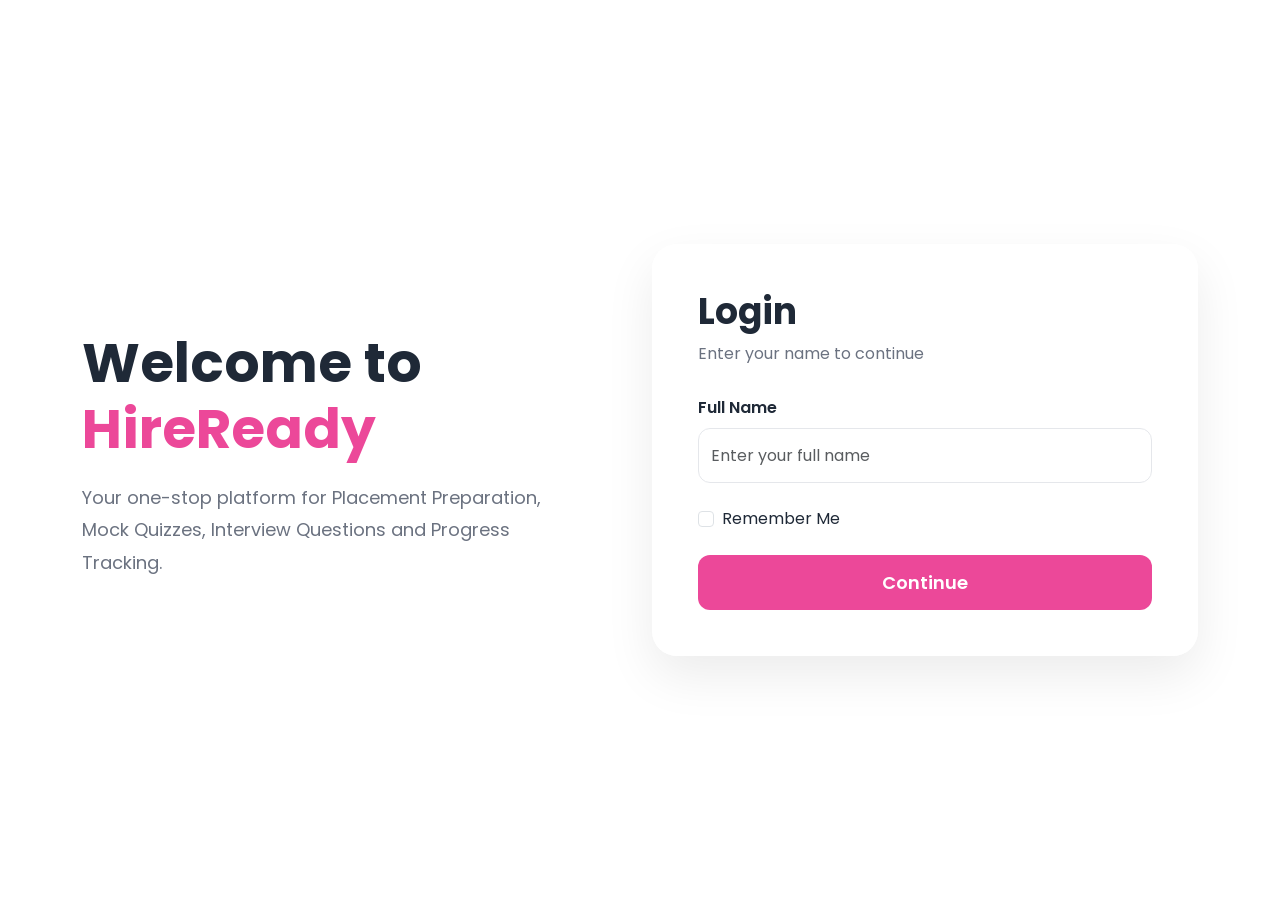
<file: HTML/login.html>
<!doctype html>
<html lang="en">
  <head>
    <meta charset="UTF-8" />

    <meta name="viewport" content="width=device-width, initial-scale=1.0" />

    <title>HireReady | Login</title>

    <!-- Bootstrap -->

    <link
      href="https://cdn.jsdelivr.net/npm/bootstrap@5.3.7/dist/css/bootstrap.min.css"
      rel="stylesheet"
    />

    <!-- Bootstrap Icons -->

    <link
      rel="stylesheet"
      href="https://cdn.jsdelivr.net/npm/bootstrap-icons@1.13.1/font/bootstrap-icons.min.css"
    />

    <!-- Google Font -->

    <link
      href="https://fonts.googleapis.com/css2?family=Poppins:wght@300;400;500;600;700&display=swap"
      rel="stylesheet"
    />

    <!-- CSS -->

    <link rel="stylesheet" href="../CSS/style.css" />
  </head>

  <body>
    <section class="login-page">
      <div class="container">
        <div class="row align-items-center min-vh-100">
          <!-- LEFT -->

          <div class="col-lg-6">
            <div class="login-content">

              <h1>Welcome to <span>HireReady</span></h1>

              <p>
                Your one-stop platform for Placement Preparation, Mock Quizzes,
                Interview Questions and Progress Tracking.
              </p>
            </div>
          </div>

          <!-- RIGHT -->

          <div class="col-lg-6">
            <div class="login-card">
              <h2>Login</h2>

              <p>Enter your name to continue</p>

              <form id="loginForm">
                <div class="mb-4">
                  <label class="form-label"> Full Name </label>

                  <input
                    type="text"
                    class="form-control"
                    id="username"
                    placeholder="Enter your full name"
                    required
                  />
                </div>

                <div class="form-check mb-4">
                  <input
                    class="form-check-input"
                    type="checkbox"
                    id="remember"
                  />

                  <label class="form-check-label"> Remember Me </label>
                </div>

                <button class="btn btn-main w-100">Continue</button>
              </form>
            </div>
          </div>
        </div>
      </div>
    </section>

    

    <script src="../JS/login.js"></script>
    <script src="../JS/theme.js"></script>
  </body>
</html>
</file>
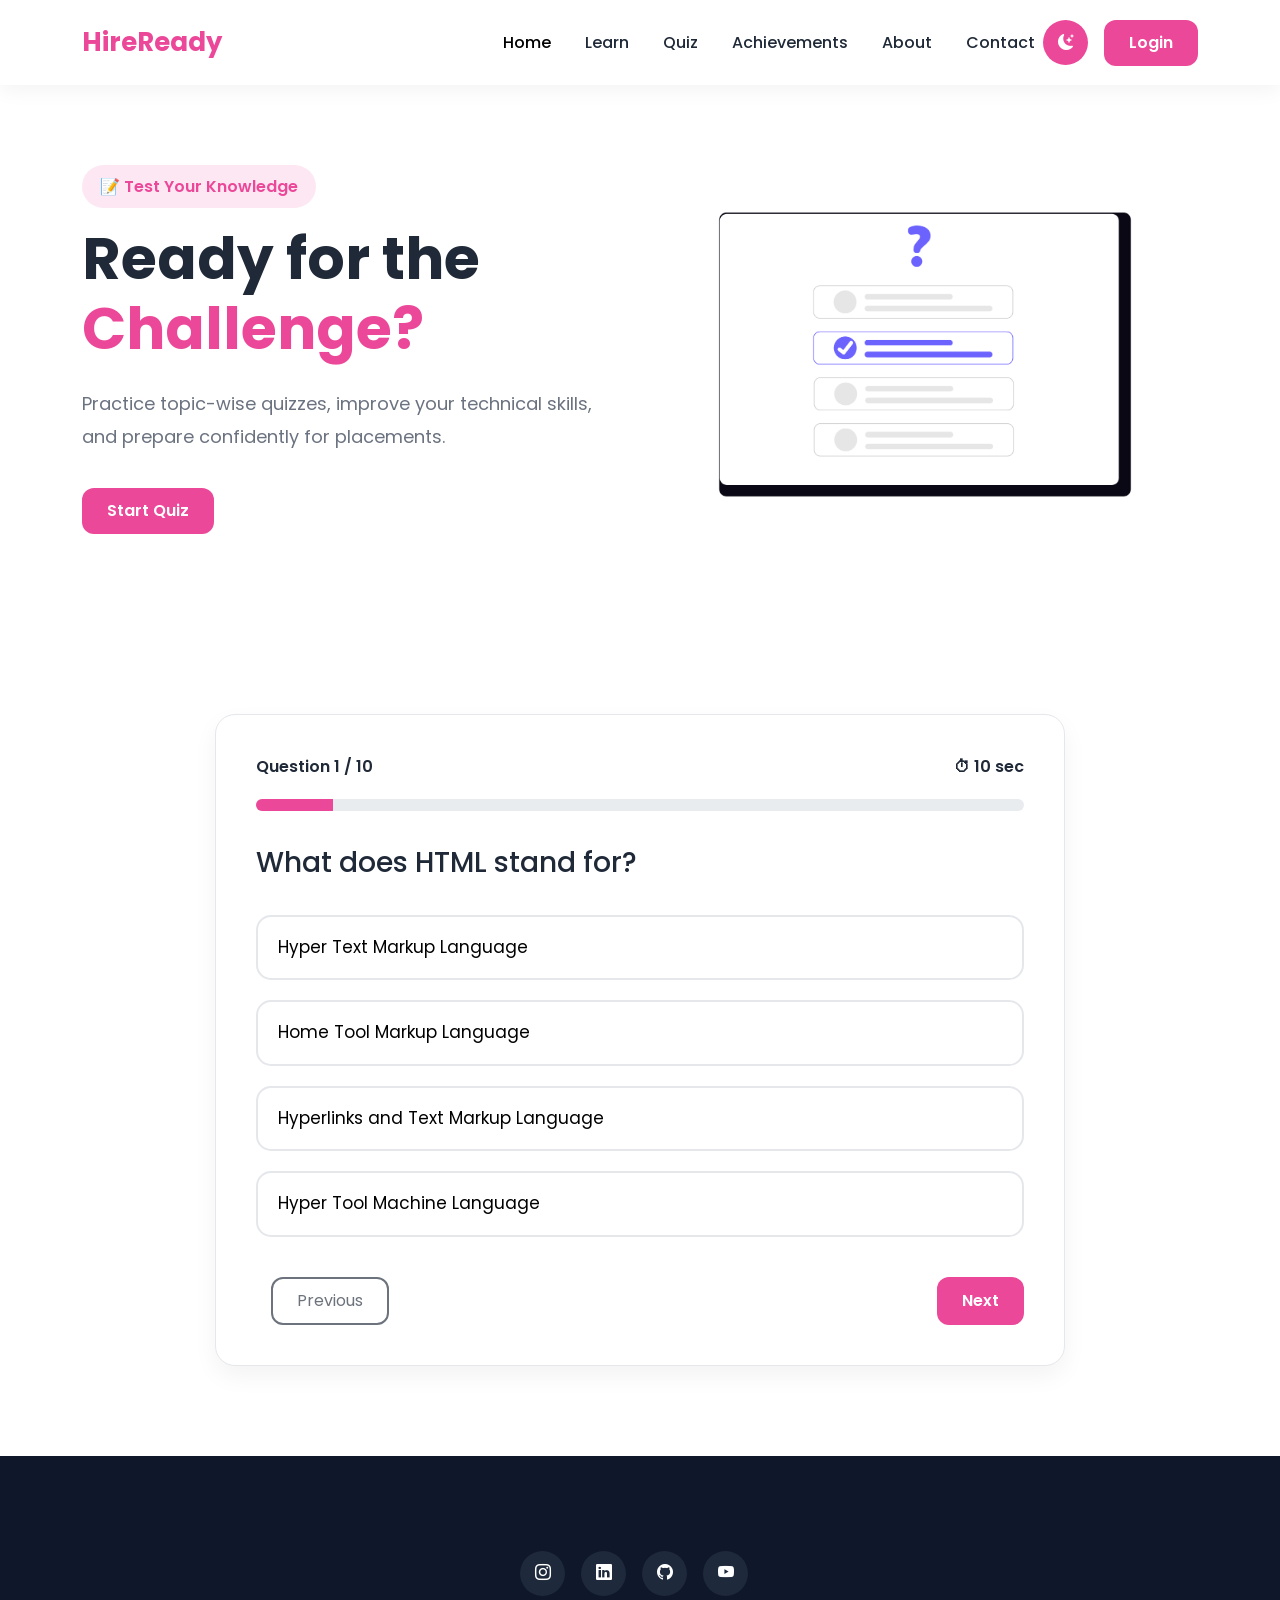
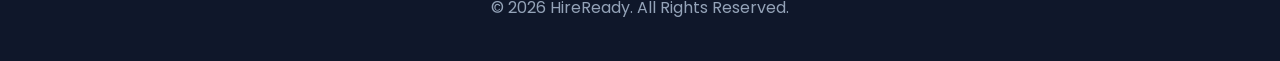
<file: HTML/quiz.html>
<!doctype html>
<html lang="en">
  <head>
    <meta charset="UTF-8" />

    <meta name="viewport" content="width=device-width, initial-scale=1.0" />

    <title>HireReady | Quiz</title>

    <!-- Bootstrap CSS -->

    <link
      href="https://cdn.jsdelivr.net/npm/bootstrap@5.3.7/dist/css/bootstrap.min.css"
      rel="stylesheet"
    />

    <!-- Bootstrap Icons -->

    <link
      rel="stylesheet"
      href="https://cdn.jsdelivr.net/npm/bootstrap-icons@1.13.1/font/bootstrap-icons.min.css"
    />

    <!-- Google Font -->

    <link
      href="https://fonts.googleapis.com/css2?family=Poppins:wght@300;400;500;600;700&display=swap"
      rel="stylesheet"
    />

    <!-- CSS -->

    <link rel="stylesheet" href="../CSS/style.css" />

    <link rel="stylesheet" href="../CSS/quiz.css" />
  </head>

  <body>
    <!-- =================== NAVBAR =================== -->


    <nav class="navbar navbar-expand-lg">
      <div class="container">
        <!-- Logo -->

        <a class="navbar-brand" href="home.html">

          <span>HireReady</span>
        </a>

        <!-- Mobile Toggle -->

        <button
          class="navbar-toggler"
          type="button"
          data-bs-toggle="collapse"
          data-bs-target="#navbarMenu"
        >
          <span class="navbar-toggler-icon"></span>
        </button>

        <!-- Menu -->

        <div class="collapse navbar-collapse" id="navbarMenu">
          <ul class="navbar-nav ms-auto align-items-lg-center">
            <li class="nav-item">
              <a class="nav-link active" href="home.html">Home</a>
            </li>

            <li class="nav-item">
              <a class="nav-link" href="learn.html">Learn</a>
            </li>

            <li class="nav-item">
              <a class="nav-link" href="quiz.html">Quiz</a>
            </li>

            <li class="nav-item">
              <a class="nav-link" href="achievement.html">Achievements</a>
            </li>

            <li class="nav-item">
              <a class="nav-link" href="about.html">About</a>
            </li>

            <li class="nav-item">
              <a class="nav-link" href="contact.html">Contact</a>
            </li>
          </ul>

          <!-- Theme Button -->

          <button class="btn btn-theme" id="themeBtn">
    <i class="bi bi-moon-stars-fill"></i>
</button>

          <!-- Login Button -->

          <a href="login.html" class="btn btn-main ms-lg-3"> Login </a>
        </div>
      </div>
    </nav>

    <!-- =================== QUIZ HERO =================== -->
    <!-- =================== QUIZ HERO =================== -->

    <section class="quiz-hero">
      <div class="container">
        <div class="row align-items-center">
          <div class="col-lg-6">
            <span class="hero-badge"> 📝 Test Your Knowledge </span>

            <h1>Ready for the <span>Challenge?</span></h1>

            <p>
              Practice topic-wise quizzes, improve your technical skills, and
              prepare confidently for placements.
            </p>

            <a href="#quiz-section" class="btn btn-main"> Start Quiz </a>
          </div>

          <div class="col-lg-6 text-center">
            <img
              src="../ASSETS/undraw_correct-answer_vjt7.png"
              alt="Quiz"
              class="img-fluid quiz-image"
            />
          </div>
        </div>
      </div>
    </section>

    <!-- =================== QUIZ SECTION =================== -->

    <!-- =================== QUIZ SECTION =================== -->

    <section class="quiz-section" id="quiz-section">
      <div class="container">
        <div class="quiz-box">
          <!-- Progress -->

          <div class="quiz-top">
            <span id="question-number"> Question 1 / 10 </span>

            <span id="timer"> ⏱ 60 sec </span>
          </div>

          <!-- Progress Bar -->

          <div class="progress mb-4">
            <div
              class="progress-bar"
              id="progress-bar"
              style="width: 10%"
            ></div>
          </div>

          <!-- Question -->

          <h3 id="question">What does HTML stand for?</h3>

          <!-- Options -->

          <div class="options">
            <button class="option-btn">Hyper Text Markup Language</button>

            <button class="option-btn">High Transfer Machine Language</button>

            <button class="option-btn">
              Hyperlinks and Text Management Language
            </button>

            <button class="option-btn">Home Tool Markup Language</button>
          </div>

          <!-- Buttons -->

          <div class="quiz-buttons">
            <button class="btn btn-outline-custom" id="prev-btn">
              Previous
            </button>

            <button class="btn btn-main" id="next-btn">Next</button>

            <button class="btn btn-success d-none" id="submit-btn">
              Submit Quiz
            </button>
          </div>
        </div>
      </div>
    </section>

    <!-- =================== FOOTER =================== -->

<footer class="footer">

    <div class="container text-center">

        <div class="social-icons">

            <a href="#"><i class="bi bi-instagram"></i></a>

            <a href="#"><i class="bi bi-linkedin"></i></a>

            <a href="#"><i class="bi bi-github"></i></a>

            <a href="#"><i class="bi bi-youtube"></i></a>

        </div>

        <p class="copyright">

            © 2026 HireReady. All Rights Reserved.

        </p>

    </div>

</footer>

    <!-- Bootstrap JS -->

    <script src="https://cdn.jsdelivr.net/npm/bootstrap@5.3.7/dist/js/bootstrap.bundle.min.js"></script>

    <!-- JS -->

    <script src="../JS/quiz.js"></script>
    <script src="../JS/theme.js"></script>
  </body>
</html>
</file>
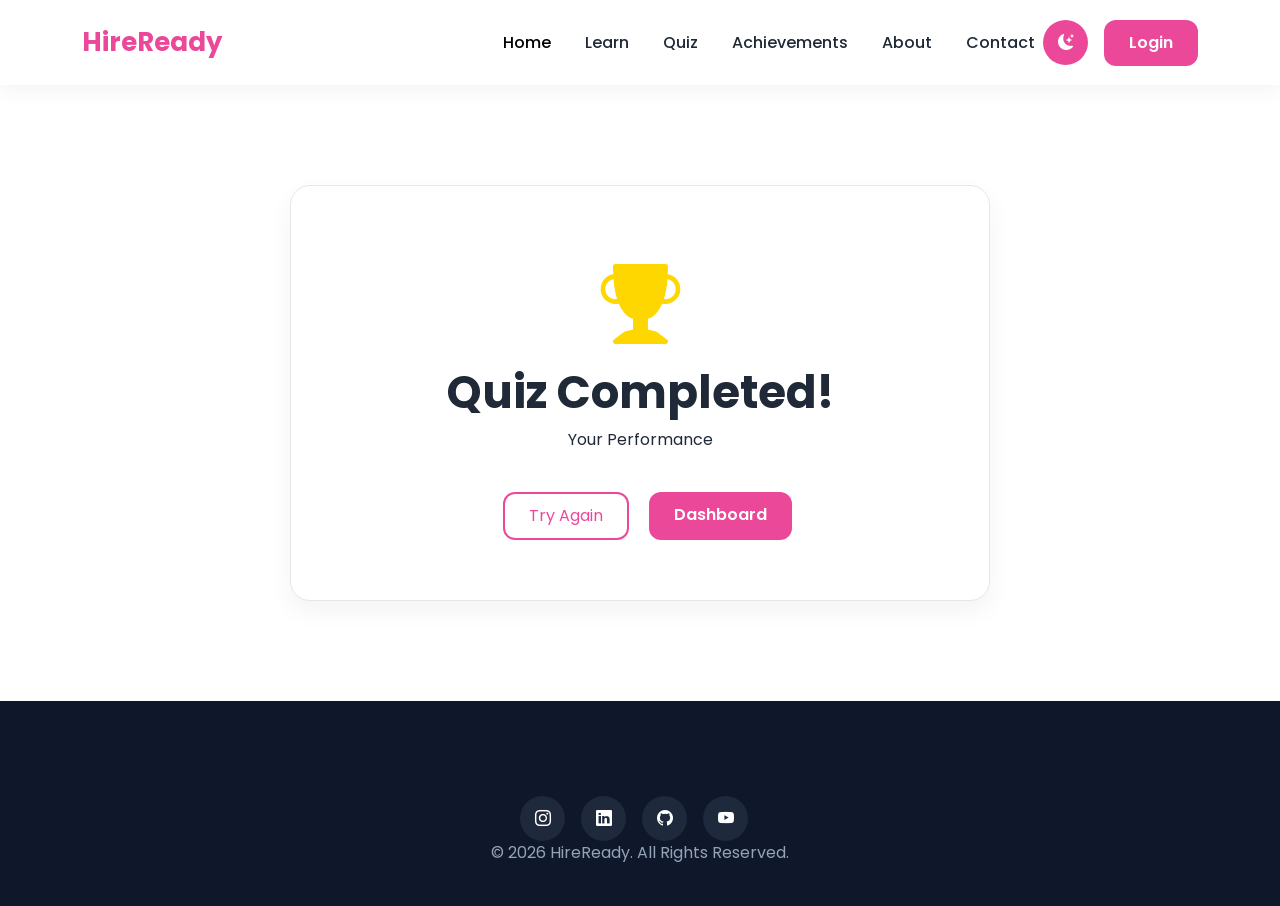
<file: HTML/result.html>
<!DOCTYPE html>
<html lang="en">

<head>

    <meta charset="UTF-8">

    <meta name="viewport" content="width=device-width, initial-scale=1.0">

    <title>HireReady | Result</title>

    <!-- Bootstrap CSS -->

    <link href="https://cdn.jsdelivr.net/npm/bootstrap@5.3.7/dist/css/bootstrap.min.css" rel="stylesheet">

    <!-- Bootstrap Icons -->

    <link rel="stylesheet" href="https://cdn.jsdelivr.net/npm/bootstrap-icons@1.13.1/font/bootstrap-icons.min.css">

    <!-- Google Font -->

    <link href="https://fonts.googleapis.com/css2?family=Poppins:wght@300;400;500;600;700&display=swap" rel="stylesheet">

    <!-- CSS -->

    <link rel="stylesheet" href="../CSS/style.css">

    <link rel="stylesheet" href="../CSS/result.css">

</head>

<body>

    <!-- =================== NAVBAR =================== -->


    <nav class="navbar navbar-expand-lg">
      <div class="container">
        <!-- Logo -->

        <a class="navbar-brand" href="home.html">

          <span>HireReady</span>
        </a>

        <!-- Mobile Toggle -->

        <button
          class="navbar-toggler"
          type="button"
          data-bs-toggle="collapse"
          data-bs-target="#navbarMenu"
        >
          <span class="navbar-toggler-icon"></span>
        </button>

        <!-- Menu -->

        <div class="collapse navbar-collapse" id="navbarMenu">
          <ul class="navbar-nav ms-auto align-items-lg-center">
            <li class="nav-item">
              <a class="nav-link active" href="home.html">Home</a>
            </li>

            <li class="nav-item">
              <a class="nav-link" href="learn.html">Learn</a>
            </li>

            <li class="nav-item">
              <a class="nav-link" href="quiz.html">Quiz</a>
            </li>

            <li class="nav-item">
              <a class="nav-link" href="achievement.html">Achievements</a>
            </li>

            <li class="nav-item">
              <a class="nav-link" href="about.html">About</a>
            </li>

            <li class="nav-item">
              <a class="nav-link" href="contact.html">Contact</a>
            </li>
          </ul>

          <!-- Theme Button -->

         <button class="btn btn-theme" id="themeBtn">
    <i class="bi bi-moon-stars-fill"></i>
</button>

          <!-- Login Button -->

          <a href="login.html" class="btn btn-main ms-lg-3"> Login </a>
        </div>
      </div>
    </nav>


    <!-- =================== RESULT SECTION =================== -->

    <section class="result-section">

    <div class="container">

        <div class="result-card">

            <i class="bi bi-trophy-fill trophy"></i>

            <h1>Quiz Completed!</h1>

            <p>Your Performance</p>

            <h2 id="score"></h2>

            <h3 id="percentage"></h3>

            <h4 id="status"></h4>

            <div class="result-buttons">

                <a href="quiz.html" class="btn btn-outline-custom">

                    Try Again

                </a>

                <a href="dashboard.html" class="btn btn-main">

                    Dashboard

                </a>

            </div>

        </div>

    </div>

</section>



    <!-- =================== FOOTER =================== -->


<footer class="footer">

    <div class="container text-center">

        <div class="social-icons">

            <a href="#"><i class="bi bi-instagram"></i></a>

            <a href="#"><i class="bi bi-linkedin"></i></a>

            <a href="#"><i class="bi bi-github"></i></a>

            <a href="#"><i class="bi bi-youtube"></i></a>

        </div>

        <p class="copyright">

            © 2026 HireReady. All Rights Reserved.

        </p>

    </div>

</footer>


    <!-- Bootstrap JS -->

    <script src="https://cdn.jsdelivr.net/npm/bootstrap@5.3.7/dist/js/bootstrap.bundle.min.js"></script>

    <script src="../JS/result.js"></script>
    <script src="../JS/theme.js"></script>

</body>

</html>
</file>
<file: CSS/style.css>
*{
    margin:0;
    padding:0;
    box-sizing:border-box;
}

body{

    /* height:100vh;

    display:flex;

    justify-content:center;

    align-items:center; */

    background:#111827;

    font-family:Arial, Helvetica, sans-serif;

}

.splash{

    text-align:center;

}

.splash img{
    width:220px;
    display:block;
    margin:0 auto;
    object-fit:contain;

    filter: brightness(0) invert(1)
            drop-shadow(0 0 8px #ec4899)
            drop-shadow(0 0 20px #ec4899);
}

.splash h1{

    color:black;
    margin-top:-20px; 
    font-size:45px;

}

.splash p{

    color:#515254;

    margin:15px 0 30px;

}

.loader{

    width:250px;

    height:8px;

    background:#374151;

    border-radius:20px;

    overflow:hidden;

    margin:auto;

}

.loader::before{

    content:"";

    display:block;

    width:0%;

    height:100%;

    background:#ec4899;

    animation:loading 2s linear forwards;

}

@keyframes loading{

    from{

        width:0%;

    }

    to{

        width:100%;

    }

}


/* ===========================
   GOOGLE FONT & RESET
=========================== */

*{
    margin:0;
    padding:0;
    box-sizing:border-box;
    font-family:'Poppins',sans-serif;
    scroll-behavior:smooth;
}

/* ===========================
   COLOR VARIABLES
=========================== */

:root{

    --primary:#ec4899;
    --primary-dark:#db2777;
    --secondary:#f9a8d4;

    --bg:#ffffff;
    --card:#ffffff;
    --text:#1f2937;
    --border:#e5e7eb;

}

/* Dark Theme */

.dark{

    --bg:#111827;
    --card:#1f2937;
    --text:#f3f4f6;
    --border:#374151;

}

/* ===========================
   BODY
=========================== */

body{

    background:var(--bg);
    color:var(--text);
    transition:.3s;

}

/* ===========================
   NAVBAR
=========================== */

.navbar{

    background:var(--bg);
    padding:18px 0;

    position:sticky;
    top:0;

    z-index:999;

    box-shadow:0 5px 20px rgba(0,0,0,.05);

}

.navbar-brand{

    display:flex;
    align-items:center;
    gap:10px;

    font-size:26px;
    font-weight:700;

    color:var(--primary);
    text-decoration:none;

}

.navbar-brand img{

    width:45px;

}

.nav-link{

    color:var(--text);
    font-weight:500;
    margin-left:18px;

    position:relative;

}

.nav-link:hover{

    color:var(--primary);

}

.nav-link::after{

    content:"";

    position:absolute;

    left:0;
    bottom:-4px;

    width:0%;
    height:2px;

    background:var(--primary);

    transition:.3s;

}

.nav-link:hover::after{

    width:100%;

}

/* ===========================
   BUTTONS
=========================== */

.btn-main{

    background:var(--primary);
    color:white;

    padding:10px 24px;

    border-radius:12px;

    font-weight:600;

}

.btn-main:hover{

    background:var(--primary-dark);
    color:white;

}

.btn-theme{

    width:45px;
    height:45px;

    border-radius:50%;

    background:var(--primary);
    color:white;

    border:none;

}

.btn-outline-custom{

    border:2px solid var(--primary);

    color:var(--primary);

    padding:10px 24px;

    border-radius:12px;

    margin-left:15px;

}

.btn-outline-custom:hover{

    background:var(--primary);
    color:white;

}

/* ===========================
   HERO
=========================== */

.hero{

    padding:90px 0;

}

.hero-badge{

    background:#fde7f3;

    color:var(--primary);

    padding:10px 18px;

    border-radius:50px;

    font-weight:600;

}

.hero h1{

    font-size:58px;

    font-weight:700;

    line-height:1.2;

    margin:30px 0 20px;

}

.hero h1 span{

    color:var(--primary);

}

.hero p{

    font-size:18px;

    line-height:1.8;

    color:#6b7280;

    margin-bottom:35px;

}

.hero-image{

    width:100%;
    max-width:520px;

}

/* ===========================
   RESPONSIVE
=========================== */

@media(max-width:991px){

.hero{

    text-align:center;

}

.hero-image{

    margin-top:50px;

}

.btn-outline-custom{

    margin-left:0;
    margin-top:15px;

}

.navbar-nav{

    margin-top:20px;

}

}
/* ===========================
   STATISTICS
=========================== */

.stats{

    padding:80px 0;

}

.stat-card{

    background:var(--card);

    border:1px solid var(--border);

    border-radius:20px;

    padding:35px 20px;

    text-align:center;

    transition:.3s;

    box-shadow:0 10px 25px rgba(0,0,0,.05);

}

.stat-card:hover{

    transform:translateY(-10px);

    box-shadow:0 15px 35px rgba(236,72,153,.20);

}

.stat-card i{

    font-size:45px;

    color:var(--primary);

    margin-bottom:15px;

}

.stat-card h2{

    font-size:38px;

    font-weight:700;

    color:var(--primary);

}

.stat-card p{

    margin-top:10px;

    font-size:16px;

    color:#6b7280;

}

/* ===========================
   LEARNING CATEGORIES
=========================== */

.categories{

    padding:90px 0;

}

.section-title{

    margin-bottom:60px;

}

.section-title h2{

    font-size:42px;

    font-weight:700;

    color:var(--text);

}

.section-title p{

    color:#6b7280;

    margin-top:10px;

}

.category-card{

    background:var(--card);

    border:1px solid var(--border);

    border-radius:20px;

    padding:35px 25px;

    text-align:center;

    transition:.3s;

    height:100%;

    box-shadow:0 10px 25px rgba(0,0,0,.05);

}

.category-card:hover{

    transform:translateY(-10px);

    box-shadow:0 15px 35px rgba(236,72,153,.18);

}

.category-card i{

    font-size:50px;

    color:var(--primary);

}

.category-card h3{

    margin:20px 0 10px;

    font-weight:700;

}

.category-card p{

    color:#6b7280;

    min-height:70px;

}

.category-card span{

    display:block;

    color:var(--primary);

    font-weight:600;

    margin-bottom:20px;

}
/* ===========================
   WHY CHOOSE HIREREADY
=========================== */

.why-us{

    padding:90px 0;

}

.feature-card{

    background:var(--card);

    border:1px solid var(--border);

    border-radius:20px;

    padding:35px 25px;

    text-align:center;

    height:100%;

    transition:.3s;

    box-shadow:0 10px 25px rgba(0,0,0,.05);

}

.feature-card:hover{

    transform:translateY(-8px);

    box-shadow:0 15px 35px rgba(236,72,153,.18);

}

.feature-card i{

    font-size:48px;

    color:var(--primary);

    margin-bottom:20px;

}

.feature-card h4{

    font-size:22px;

    font-weight:600;

    margin-bottom:15px;

}

.feature-card p{

    color:#6b7280;

    line-height:1.7;

}
/* ===========================
   PLATFORM IN NUMBERS
=========================== */

.platform{

    padding:90px 0;

    background:var(--card);

}

.number-card{

    text-align:center;

    padding:35px;

    border-radius:20px;

    border:1px solid var(--border);

    transition:.3s;

}

.number-card:hover{

    transform:translateY(-8px);

    box-shadow:0 15px 35px rgba(236,72,153,.18);

}

.number-card h2{

    font-size:55px;

    color:var(--primary);

    font-weight:700;

}

.number-card p{

    margin-top:15px;

    color:#6b7280;

    font-size:18px;

}
/* ===========================
   ROADMAP
=========================== */

.roadmap{

    padding:90px 0;

}

.road-card{

    background:var(--card);

    border:1px solid var(--border);

    border-radius:20px;

    padding:30px 20px;

    text-align:center;

    height:100%;

    transition:.3s;

    box-shadow:0 8px 20px rgba(0,0,0,.05);

}

.road-card:hover{

    transform:translateY(-10px);

    box-shadow:0 15px 35px rgba(236,72,153,.20);

}

.road-card i{

    font-size:42px;

    color:var(--primary);

    margin-bottom:18px;

}

.road-card h5{

    font-size:20px;

    font-weight:600;

    margin-bottom:10px;

}

.road-card p{

    color:#6b7280;

    font-size:15px;

    line-height:1.6;

}





/* ===========================
   LEADERBOARD
=========================== */

.leaderboard{

    padding:90px 0;

}

.leaderboard-table{

    background:var(--card);

    border-radius:20px;

    overflow:hidden;

    box-shadow:0 10px 25px rgba(0,0,0,.08);

}

.leaderboard-table thead{

    background:var(--primary);

    color:white;

}

.leaderboard-table th{

    padding:18px;

    text-align:center;

}

.leaderboard-table td{

    padding:18px;

    text-align:center;

    vertical-align:middle;

}

.leaderboard-table tbody tr{

    transition:.3s;

}

.leaderboard-table tbody tr:hover{

    background:#fde7f3;

}




/* ===========================
   FAQ
=========================== */

.faq{

    padding:90px 0;

}

.accordion-item{

    border:1px solid var(--border);

    border-radius:15px !important;

    overflow:hidden;

    margin-bottom:20px;

    background:var(--card);

}

.accordion-button{

    background:var(--card);

    color:var(--text);

    font-weight:600;

    padding:20px;

    box-shadow:none !important;

}

.accordion-button:not(.collapsed){

    background:var(--primary);

    color:#fff;

}

.accordion-body{

    background:var(--card);

    color:var(--text);

    line-height:1.8;

}
/* ===========================
   FOOTER
=========================== */

.footer{

    background:#0f172a;

    color:#ffffff;

    padding:70px 0 25px;

}

.footer-logo{

    display:flex;

    align-items:center;

    gap:12px;

    margin-bottom:20px;

}

.footer-logo img{

    width:50px;

    filter:brightness(0) invert(1);

}

.footer-logo span{

    font-size:28px;

    font-weight:700;

    color:#ec4899;

}

.footer-text{

    color:#cbd5e1;

    line-height:1.8;

    margin:20px 0;

}

.footer h5{

    margin-bottom:20px;

    color:#ffffff;

}

.footer-links{

    list-style:none;

    padding:0;

}

.footer-links li{

    margin-bottom:12px;

}

.footer-links a{

    text-decoration:none;

    color:#cbd5e1;

    transition:.3s;

}

.footer-links a:hover{

    color:#ec4899;

    padding-left:6px;

}

.footer-contact{

    list-style:none;

    padding:0;

}

.footer-contact li{

    margin-bottom:15px;

    color:#cbd5e1;

}

.footer-contact i{

    color:#ec4899;

    margin-right:10px;

}

.social-icons{

    margin-top:25px;

}

.social-icons a{

    display:inline-flex;

    justify-content:center;

    align-items:center;

    width:45px;

    height:45px;

    border-radius:50%;

    background:#1e293b;

    color:#ffffff;

    margin-right:12px;

    text-decoration:none;

    transition:.3s;

}

.social-icons a:hover{

    background:#ec4899;

    transform:translateY(-5px);

}

.footer hr{

    border-color:#334155;

    margin:45px 0 20px;

}

.copyright{

    text-align:center;

    color:#94a3b8;

}
////////
/* ===========================
   LOGIN PAGE
=========================== */

.login-page{

    min-height:100vh;

    display:flex;

    align-items:center;

    background:linear-gradient(135deg,#fff5fb,#ffe4f2);

    padding:80px 0;

}

.dark .login-page{

    background:linear-gradient(135deg,#111827,#1f2937);

}

.login-content h1{

    font-size:55px;

    font-weight:700;

    margin:25px 0 20px;

    color:var(--text);

}

.login-content h1 span{

    color:var(--primary);

}

.login-content p{

    font-size:18px;

    color:#6b7280;

    line-height:1.8;

    max-width:500px;

}

.login-logo{

    width:90px;

    filter:drop-shadow(0 0 10px rgba(236,72,153,.35));

}

.login-card{

    background:rgba(255,255,255,.85);

    backdrop-filter:blur(15px);

    border:1px solid rgba(255,255,255,.4);

    border-radius:25px;

    padding:45px;

    box-shadow:0 20px 50px rgba(0,0,0,.08);

}

.dark .login-card{

    background:rgba(31,41,55,.9);

}

.login-card h2{

    font-size:36px;

    font-weight:700;

    color:var(--text);

}

.login-card p{

    color:#6b7280;

    margin-bottom:30px;

}

.form-label{

    font-weight:600;

    color:var(--text);

}

.form-control{

    height:55px;

    border-radius:12px;

    border:1px solid var(--border);

}

.form-control:focus{

    border-color:var(--primary);

    box-shadow:0 0 0 .2rem rgba(236,72,153,.2);

}

.form-check-label{

    color:var(--text);

}

.login-card .btn{

    height:55px;

    font-size:18px;

    border-radius:12px;

}
</file>
<file: CSS/achievement.css>
/* ===========================
   ACHIEVEMENT
=========================== */

.achievement-hero{

    padding:90px 0;

    text-align:center;

}

.achievement-hero h1{

    font-size:58px;

    font-weight:700;

    margin:20px 0;

}

.achievement-hero h1 span{

    color:var(--primary);

}

.achievement-hero p{

    font-size:18px;

    color:#6b7280;

}

.badges{

    padding:90px 0;

}

.badge-card{

    background:var(--card);

    border:1px solid var(--border);

    border-radius:20px;

    padding:35px;

    text-align:center;

    height:100%;

    transition:.3s;

    box-shadow:0 10px 25px rgba(0,0,0,.05);

}

.badge-card:hover{

    transform:translateY(-10px);

    box-shadow:0 15px 35px rgba(236,72,153,.20);

}

.badge-card i{

    font-size:60px;

    color:gold;

    margin-bottom:20px;

}

.badge-card h3{

    margin-bottom:15px;

}

.badge-card p{

    color:#6b7280;

}
</file>
<file: CSS/contact.css>
/* ===========================
   CONTACT HERO
=========================== */

.contact-hero{

    padding:90px 0;

}

.contact-hero h1{

    font-size:58px;

    font-weight:700;

    margin:25px 0;

    color:var(--text);

}

.contact-hero h1 span{

    color:var(--primary);

}

.contact-hero p{

    font-size:18px;

    color:#6b7280;

    line-height:1.8;

}

.contact-image{

    width:100%;

    max-width:500px;

}

@media(max-width:991px){

    .contact-hero{

        text-align:center;

    }

    .contact-image{

        margin-top:40px;

    }

}

/* ===========================
   CONTACT INFORMATION
=========================== */

.contact-info{

    padding:90px 0;

}

.contact-card{

    background:var(--card);

    border:1px solid var(--border);

    border-radius:20px;

    padding:35px 25px;

    text-align:center;

    height:100%;

    transition:.3s;

    box-shadow:0 10px 25px rgba(0,0,0,.05);

}

.contact-card:hover{

    transform:translateY(-10px);

    box-shadow:0 15px 35px rgba(236,72,153,.20);

}

.contact-card i{

    font-size:50px;

    color:var(--primary);

    margin-bottom:20px;

}

.contact-card h4{

    font-size:24px;

    font-weight:600;

    margin-bottom:15px;

    color:var(--text);

}

.contact-card p{

    color:#6b7280;

    line-height:1.7;

    margin:0;

}

/* ===========================
   CONTACT FORM
=========================== */

.contact-form-section{

    padding:90px 0;

}

.contact-form{

    background:var(--card);

    border:1px solid var(--border);

    border-radius:20px;

    padding:40px;

    box-shadow:0 10px 25px rgba(0,0,0,.05);

}

.contact-form .form-control{

    border:1px solid var(--border);

    border-radius:12px;

    padding:14px 18px;

    font-size:16px;

    transition:.3s;

}

.contact-form .form-control:focus{

    border-color:var(--primary);

    box-shadow:0 0 0 .2rem rgba(236,72,153,.20);

}

.contact-form textarea{

    resize:none;

}

.contact-form .btn-main{

    padding:12px 35px;

    font-size:17px;

}

/* ===========================
   FAQ
=========================== */

.faq{

    padding:90px 0;

}

.accordion-item{

    border:none;

    margin-bottom:20px;

    border-radius:15px;

    overflow:hidden;

    box-shadow:0 8px 20px rgba(0,0,0,.05);

}

.accordion-button{

    font-weight:600;

    padding:20px;

    background:var(--card);

    color:var(--text);

}

.accordion-button:not(.collapsed){

    background:var(--primary);

    color:white;

}

.accordion-button:focus{

    box-shadow:none;

}

.accordion-body{

    background:var(--card);

    color:#6b7280;

    line-height:1.8;

}
</file>
<file: CSS/dashboard.css>
/* ===========================
   DASHBOARD HEADER
=========================== */

.dashboard-header{

    padding:80px 0;

    background:linear-gradient(135deg,#fff5fb,#ffe4f2);

}

.dark .dashboard-header{

    background:linear-gradient(135deg,#111827,#1f2937);

}

.dashboard-header h1{

    font-size:48px;

    font-weight:700;

    color:var(--text);

}

.dashboard-header p{

    font-size:18px;

    color:#6b7280;

    margin-top:15px;

}


/* ===========================
   DASHBOARD OVERVIEW
=========================== */

.dashboard-overview{

    padding:80px 0;

}

.dashboard-card{

    background:var(--card);

    border:1px solid var(--border);

    border-radius:20px;

    padding:30px;

    text-align:center;

    height:100%;

    transition:.3s;

    box-shadow:0 10px 25px rgba(0,0,0,.06);

}

.dashboard-card:hover{

    transform:translateY(-10px);

    box-shadow:0 18px 35px rgba(236,72,153,.18);

}

.dashboard-card i{

    font-size:50px;

    color:var(--primary);

    margin-bottom:20px;

}

.dashboard-card h4{

    font-size:22px;

    font-weight:600;

    margin-bottom:15px;

    color:var(--text);

}

.dashboard-card h2{

    color:var(--primary);

    font-size:40px;

    font-weight:700;

}

.dashboard-card p{

    color:#6b7280;

    margin-top:10px;

    min-height:55px;

}

/* ===========================
   LEARNING PROGRESS
=========================== */

.learning-progress{

    padding:80px 0;

}

.progress-card{

    background:var(--card);

    border:1px solid var(--border);

    border-radius:20px;

    padding:35px;

    box-shadow:0 10px 25px rgba(0,0,0,.06);

}

.progress-item{

    margin-bottom:25px;

}

.progress-item:last-child{

    margin-bottom:0;

}

.progress-item span{

    font-weight:600;

    color:var(--text);

}

.progress{

    height:12px;

    border-radius:20px;

    margin-top:10px;

    background:#e5e7eb;

}

.progress-bar{

    border-radius:20px;

}
/* ===========================
   DAILY GOAL & RECENT ACTIVITY
=========================== */

.dashboard-extra{

    padding:80px 0;

}

.extra-card{

    background:var(--card);

    border:1px solid var(--border);

    border-radius:20px;

    padding:35px;

    text-align:center;

    height:100%;

    transition:.3s;

    box-shadow:0 10px 25px rgba(0,0,0,.06);

}

.extra-card:hover{

    transform:translateY(-8px);

    box-shadow:0 15px 35px rgba(236,72,153,.18);

}

.extra-card i{

    font-size:50px;

    color:var(--primary);

    margin-bottom:20px;

}

.extra-card h3{

    margin-bottom:20px;

    color:var(--text);

}

.extra-card h1{

    color:var(--primary);

    font-size:48px;

    font-weight:700;

}

.extra-card h2{

    color:var(--primary);

    font-size:36px;

    font-weight:700;

}

.extra-card p{

    color:#6b7280;

    line-height:1.8;

}

.extra-card blockquote{

    font-style:italic;

    color:#6b7280;

    margin-top:20px;

}

.recent-activity{

    background:var(--card);

    border:1px solid var(--border);

    border-radius:20px;

    padding:35px;

    box-shadow:0 10px 25px rgba(0,0,0,.06);

}

.recent-activity h2{

    color:var(--text);

    font-weight:700;

}

.recent-activity ul{

    list-style:none;

    padding:0;

    margin:0;

}

.recent-activity li{

    padding:15px 0;

    border-bottom:1px solid var(--border);

    color:var(--text);

}

.recent-activity li:last-child{

    border-bottom:none;

}
</file>
<file: CSS/quiz.css>
/* ===========================
   QUIZ HERO
=========================== */

.quiz-hero{

    padding:90px 0;

}

.quiz-hero h1{

    font-size:58px;

    font-weight:700;

    margin:25px 0;

    color:var(--text);

}

.quiz-hero h1 span{

    color:var(--primary);

}

.quiz-hero p{

    font-size:18px;

    color:#6b7280;

    line-height:1.8;

    margin-bottom:35px;

}

.quiz-image{

    width:100%;
    max-width:500px;

}

@media(max-width:991px){

    .quiz-hero{

        text-align:center;

    }

    .quiz-image{

        margin-top:40px;

    }

}
/* ===========================
   QUIZ SECTION
=========================== */

.quiz-section{

    padding:90px 0;

}

.quiz-box{

    max-width:850px;

    margin:auto;

    background:var(--card);

    border:1px solid var(--border);

    border-radius:20px;

    padding:40px;

    box-shadow:0 10px 25px rgba(0,0,0,.05);

}

.quiz-top{

    display:flex;

    justify-content:space-between;

    margin-bottom:20px;

    font-weight:600;

}

.progress{

    height:12px;

    border-radius:20px;

}

.progress-bar{

    background:var(--primary);

}

.quiz-box h3{

    margin:35px 0;

    font-size:28px;

}

.options{

    display:flex;

    flex-direction:column;

    gap:20px;

}

.option-btn{

    width:100%;

    text-align:left;

    padding:18px 20px;

    border:2px solid var(--border);

    border-radius:15px;

    background:white;

    cursor:pointer;

    transition:.3s;

    font-size:17px;

}

.option-btn:hover{

    border-color:var(--primary);

    background:#fde7f3;

}

.quiz-buttons{

    display:flex;

    justify-content:space-between;

    margin-top:40px;

}

@media(max-width:768px){

.quiz-box{

    padding:25px;

}

.quiz-box h3{

    font-size:22px;

}

.quiz-buttons{

    flex-direction:column;

    gap:15px;

}

.quiz-buttons button{

    width:100%;

}

}
</file>
<file: CSS/result.css>
/* ===========================
   RESULT
=========================== */

.result-section{

    padding:100px 0;

}

.result-card{

    max-width:700px;

    margin:auto;

    background:var(--card);

    border:1px solid var(--border);

    border-radius:20px;

    padding:60px 40px;

    text-align:center;

    box-shadow:0 10px 25px rgba(0,0,0,.05);

}

.trophy{

    font-size:80px;

    color:gold;

    margin-bottom:20px;

}

.result-card h1{

    font-size:45px;

    font-weight:700;

}

.result-card h2{

    font-size:60px;

    color:var(--primary);

    margin:25px 0 10px;

}

.result-card h3{

    font-size:32px;

    margin-bottom:15px;

}

.result-card h4{

    color:var(--primary);

    font-weight:600;

}

.result-buttons{

    margin-top:40px;

    display:flex;

    justify-content:center;

    gap:20px;

}

@media(max-width:768px){

.result-buttons{

    flex-direction:column;

}

}
</file>
